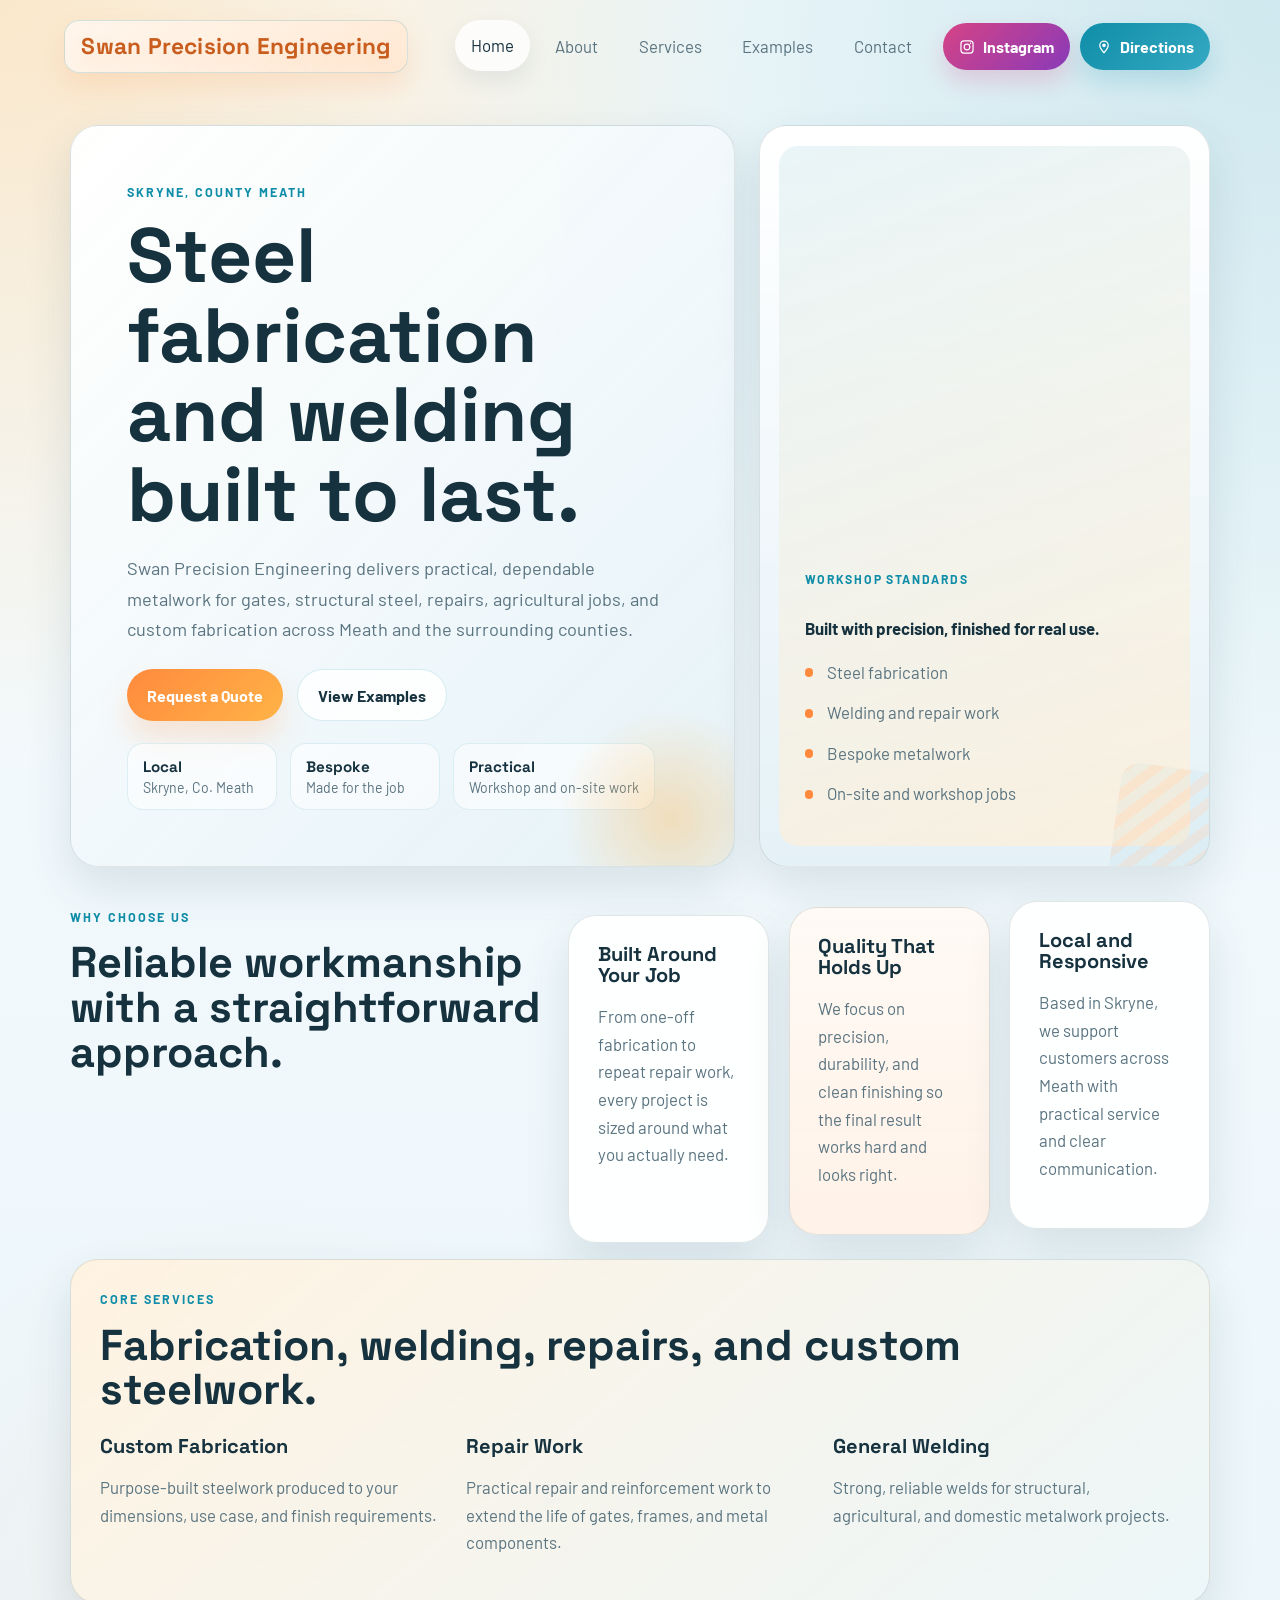
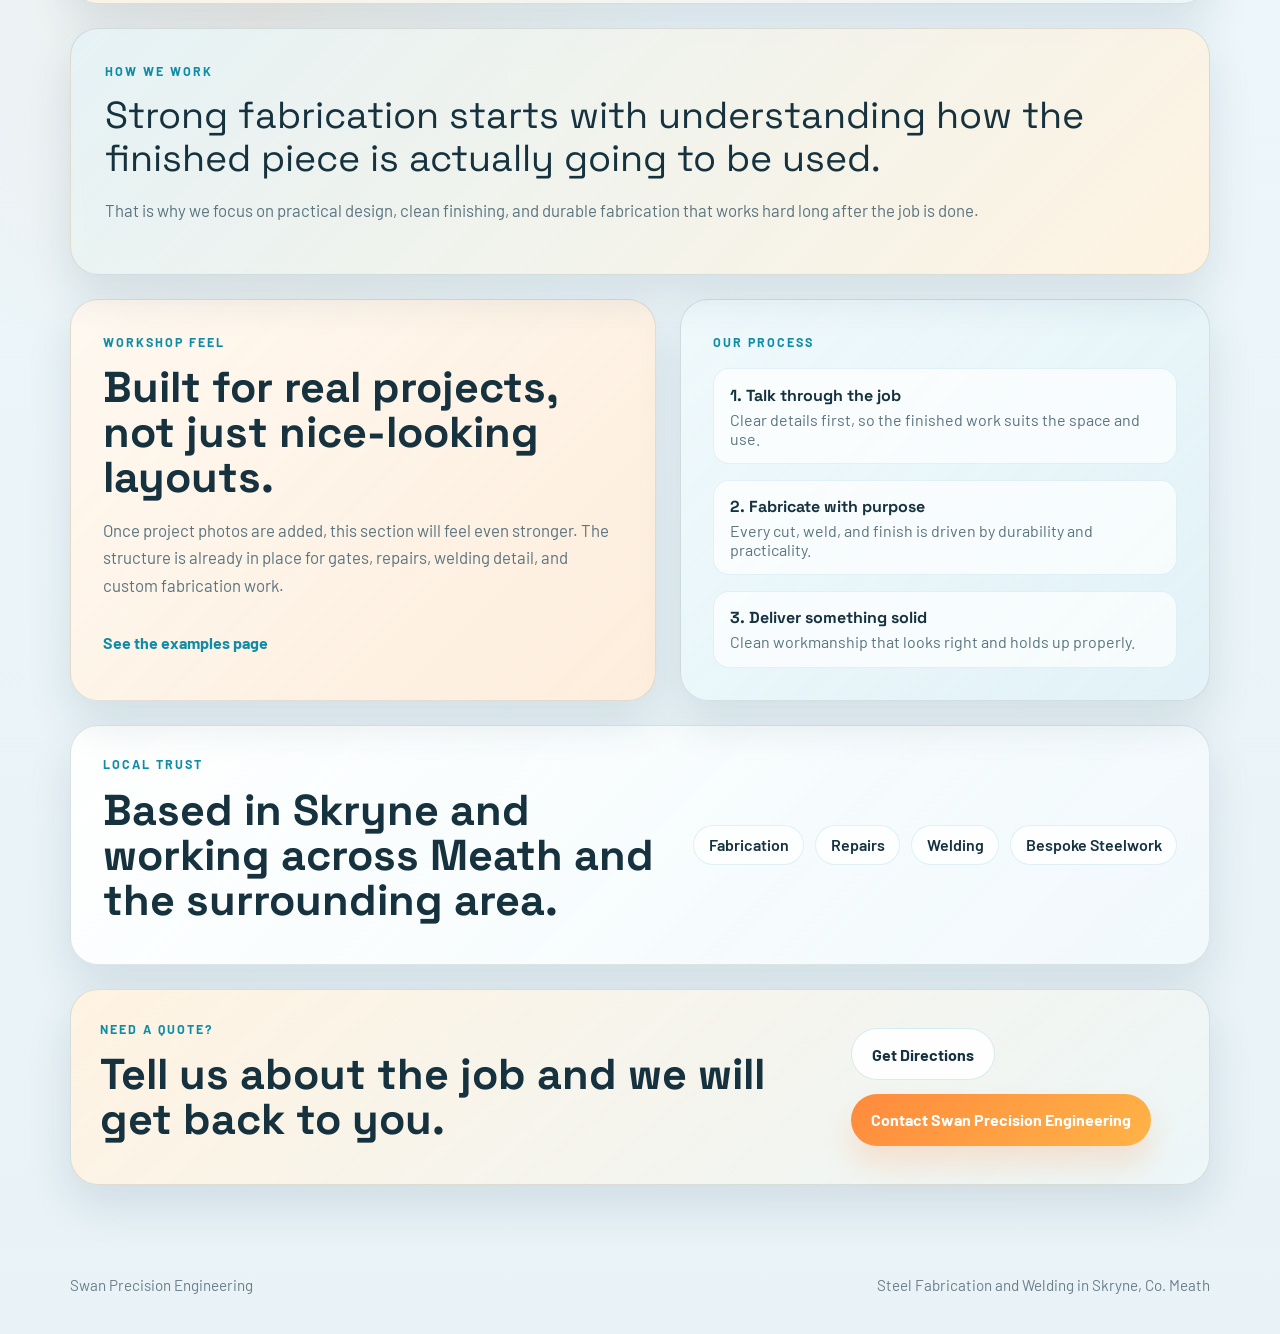
<file: index.html>
<!DOCTYPE html>
<html lang="en">
<head>
  <meta charset="UTF-8">
  <meta name="viewport" content="width=device-width, initial-scale=1.0">
  <meta name="description" content="Swan Precision Engineering provides welding, steel fabrication, repairs, and bespoke metalwork from Skryne, County Meath.">
  <title>Swan Precision Engineering | Steel Fabrication & Welding</title>
  <link rel="preconnect" href="https://fonts.googleapis.com">
  <link rel="preconnect" href="https://fonts.gstatic.com" crossorigin>
  <link href="https://fonts.googleapis.com/css2?family=Barlow:wght@400;500;600;700;800&family=Space+Grotesk:wght@500;700&display=swap" rel="stylesheet">
  <link rel="stylesheet" href="style.css">
</head>
<body>
  <div class="site-shell">
    <nav class="site-nav">
      <a class="brand" href="index.html">
        <span class="brand-nameplate">Swan Precision Engineering</span>
      </a>

      <div class="nav-group">
        <ul class="nav-links">
          <li><a class="is-active" href="index.html">Home</a></li>
          <li><a href="about.html">About</a></li>
          <li><a href="services.html">Services</a></li>
          <li class="nav-dropdown">
            <a href="examples.html">Examples</a>
            <div class="dropdown-menu">
              <a href="examples.html">All Examples</a>
              <a href="gates.html">Gates</a>
              <a href="stairs.html">Stairs</a>
              <a href="welding.html">Welding</a>
              <a href="repairs.html">Repairs</a>
              <a href="structural-steel.html">Structural Steel</a>
            </div>
          </li>
          <li><a href="contact.html">Contact</a></li>
        </ul>

        <div class="nav-actions">
          <a class="nav-cta" href="https://www.instagram.com/swanprecisionengineering/" target="_blank" rel="noopener noreferrer"><span class="nav-cta-icon" aria-hidden="true"><svg viewBox="0 0 24 24" focusable="false"><path d="M7.5 2h9A5.5 5.5 0 0 1 22 7.5v9a5.5 5.5 0 0 1-5.5 5.5h-9A5.5 5.5 0 0 1 2 16.5v-9A5.5 5.5 0 0 1 7.5 2zm0 1.8A3.7 3.7 0 0 0 3.8 7.5v9a3.7 3.7 0 0 0 3.7 3.7h9a3.7 3.7 0 0 0 3.7-3.7v-9a3.7 3.7 0 0 0-3.7-3.7zm9.7 1.35a1.15 1.15 0 1 1 0 2.3 1.15 1.15 0 0 1 0-2.3zM12 6.85A5.15 5.15 0 1 1 6.85 12 5.16 5.16 0 0 1 12 6.85zm0 1.8A3.35 3.35 0 1 0 15.35 12 3.36 3.36 0 0 0 12 8.65z"/></svg></span><span>Instagram</span></a>
          <a class="nav-cta nav-cta-directions" href="https://www.google.com/maps/place/Swan+Precision+Engineering/@53.5850872,-6.5526364,545m/data=!3m1!1e3!4m6!3m5!1s0x4867414d14a48135:0x85400c74e564fc74!8m2!3d53.5850877!4d-6.5506958!16s%2Fg%2F11svxmvms1!5m1!1e2?entry=ttu&g_ep=EgoyMDI2MDQxNS4wIKXMDSoASAFQAw%3D%3D" target="_blank" rel="noopener noreferrer"><span class="nav-cta-icon" aria-hidden="true"><svg viewBox="0 0 24 24" focusable="false"><path d="M12 2.25a7.25 7.25 0 0 1 7.25 7.25c0 4.93-5.56 10.72-6.19 11.36a1.5 1.5 0 0 1-2.12 0C10.31 20.22 4.75 14.43 4.75 9.5A7.25 7.25 0 0 1 12 2.25zm0 1.8A5.46 5.46 0 0 0 6.55 9.5c0 3.39 3.67 7.85 5.45 9.74 1.78-1.89 5.45-6.35 5.45-9.74A5.46 5.46 0 0 0 12 4.05zm0 2.7a2.75 2.75 0 1 1-2.75 2.75A2.75 2.75 0 0 1 12 6.75z"/></svg></span><span>Directions</span></a>
        </div>
      </div>
    </nav>

    <main>
      <section class="hero">
        <div class="hero-copy">
          <p class="eyebrow">Skryne, County Meath</p>
          <h1>Steel fabrication and welding built to last.</h1>
          <p class="hero-text">
            Swan Precision Engineering delivers practical, dependable metalwork for gates,
            structural steel, repairs, agricultural jobs, and custom fabrication across Meath
            and the surrounding counties.
          </p>
          <div class="hero-actions">
            <a class="btn btn-primary" href="contact.html">Request a Quote</a>
            <a class="btn btn-secondary" href="examples.html">View Examples</a>
          </div>

          <div class="stat-row">
            <div class="stat-chip">
              <strong>Local</strong>
              <span>Skryne, Co. Meath</span>
            </div>
            <div class="stat-chip">
              <strong>Bespoke</strong>
              <span>Made for the job</span>
            </div>
            <div class="stat-chip">
              <strong>Practical</strong>
              <span>Workshop and on-site work</span>
            </div>
          </div>
        </div>

        <div class="hero-panel">
          <div class="panel-card">
            <p class="panel-kicker">Workshop Standards</p>
            <p class="panel-label">Built with precision, finished for real use.</p>
            <ul class="check-list">
              <li>Steel fabrication</li>
              <li>Welding and repair work</li>
              <li>Bespoke metalwork</li>
              <li>On-site and workshop jobs</li>
            </ul>
          </div>
        </div>
      </section>

      <section class="section-grid">
        <div>
          <p class="eyebrow">Why Choose Us</p>
          <h2>Reliable workmanship with a straightforward approach.</h2>
        </div>
        <div class="feature-grid">
          <article class="card feature-card">
            <h3>Built Around Your Job</h3>
            <p>From one-off fabrication to repeat repair work, every project is sized around what you actually need.</p>
          </article>
          <article class="card feature-card">
            <h3>Quality That Holds Up</h3>
            <p>We focus on precision, durability, and clean finishing so the final result works hard and looks right.</p>
          </article>
          <article class="card feature-card">
            <h3>Local and Responsive</h3>
            <p>Based in Skryne, we support customers across Meath with practical service and clear communication.</p>
          </article>
        </div>
      </section>

      <section class="highlight-band">
        <div>
          <p class="eyebrow">Core Services</p>
          <h2>Fabrication, welding, repairs, and custom steelwork.</h2>
        </div>
        <div class="service-snapshot">
          <article>
            <h3>Custom Fabrication</h3>
            <p>Purpose-built steelwork produced to your dimensions, use case, and finish requirements.</p>
          </article>
          <article>
            <h3>Repair Work</h3>
            <p>Practical repair and reinforcement work to extend the life of gates, frames, and metal components.</p>
          </article>
          <article>
            <h3>General Welding</h3>
            <p>Strong, reliable welds for structural, agricultural, and domestic metalwork projects.</p>
          </article>
        </div>
      </section>

      <section class="quote-strip">
        <p class="eyebrow">How We Work</p>
        <blockquote>
          Strong fabrication starts with understanding how the finished piece is actually going to be used.
        </blockquote>
        <p>
          That is why we focus on practical design, clean finishing, and durable fabrication that works hard long after the job is done.
        </p>
      </section>

      <section class="workshop-grid">
        <article class="workshop-card">
          <p class="eyebrow">Workshop Feel</p>
          <h2>Built for real projects, not just nice-looking layouts.</h2>
          <p>
            Once project photos are added, this section will feel even stronger. The structure is already in
            place for gates, repairs, welding detail, and custom fabrication work.
          </p>
          <a class="text-link" href="examples.html">See the examples page</a>
        </article>

        <article class="process-card">
          <p class="eyebrow">Our Process</p>
          <div class="process-list">
            <div>
              <strong>1. Talk through the job</strong>
              <span>Clear details first, so the finished work suits the space and use.</span>
            </div>
            <div>
              <strong>2. Fabricate with purpose</strong>
              <span>Every cut, weld, and finish is driven by durability and practicality.</span>
            </div>
            <div>
              <strong>3. Deliver something solid</strong>
              <span>Clean workmanship that looks right and holds up properly.</span>
            </div>
          </div>
        </article>
      </section>

      <section class="local-strip">
        <div>
          <p class="eyebrow">Local Trust</p>
          <h2>Based in Skryne and working across Meath and the surrounding area.</h2>
        </div>
        <div class="local-points">
          <span>Fabrication</span>
          <span>Repairs</span>
          <span>Welding</span>
          <span>Bespoke Steelwork</span>
        </div>
      </section>

      <section class="cta-strip">
        <div>
          <p class="eyebrow">Need a Quote?</p>
          <h2>Tell us about the job and we will get back to you.</h2>
        </div>
        <div class="cta-actions">
          <a class="btn btn-secondary" href="https://www.google.com/maps/place/Swan+Precision+Engineering/@53.5850872,-6.5526364,545m/data=!3m1!1e3!4m6!3m5!1s0x4867414d14a48135:0x85400c74e564fc74!8m2!3d53.5850877!4d-6.5506958!16s%2Fg%2F11svxmvms1!5m1!1e2?entry=ttu&g_ep=EgoyMDI2MDQxNS4wIKXMDSoASAFQAw%3D%3D" target="_blank" rel="noopener noreferrer">Get Directions</a>
          <a class="btn btn-primary" href="contact.html">Contact Swan Precision Engineering</a>
        </div>
      </section>
    </main>

    <footer class="site-footer">
      <p>Swan Precision Engineering</p>
      <p>Steel Fabrication and Welding in Skryne, Co. Meath</p>
    </footer>
  </div>
</body>
</html>
</file>
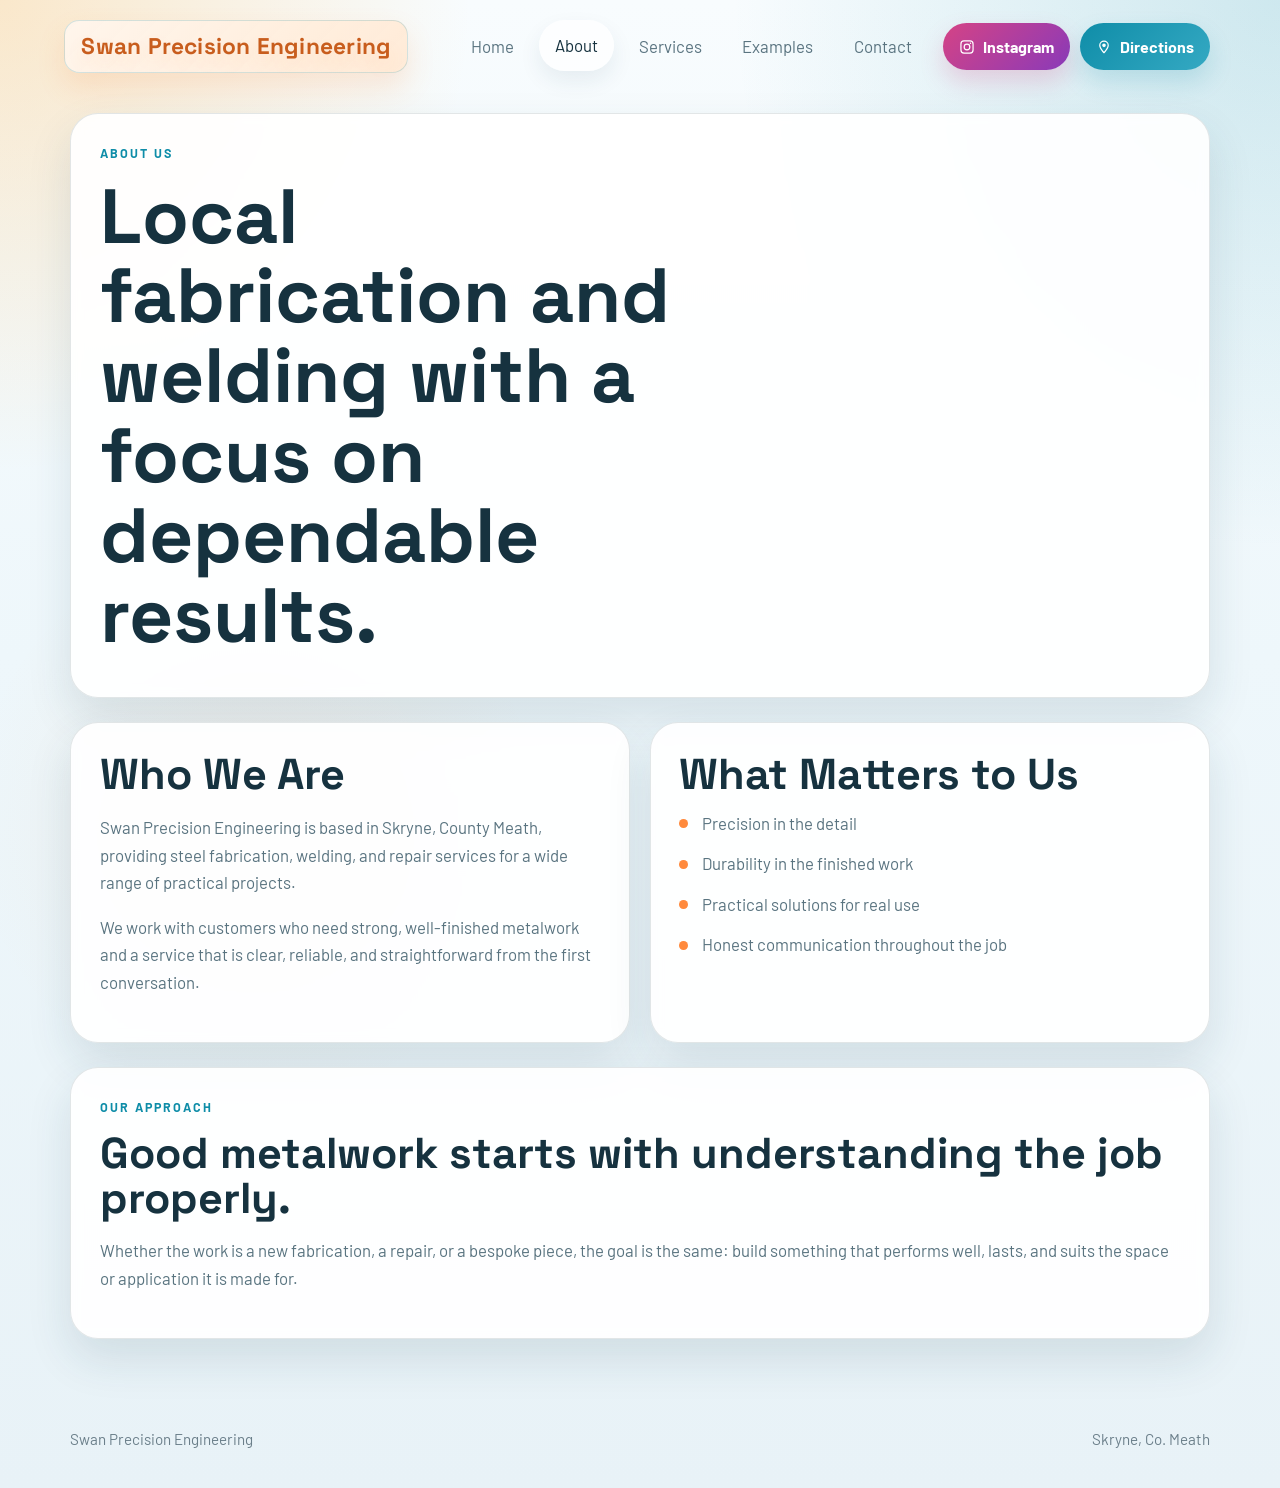
<file: about.html>
<!DOCTYPE html>
<html lang="en">
<head>
  <meta charset="UTF-8">
  <meta name="viewport" content="width=device-width, initial-scale=1.0">
  <meta name="description" content="Learn more about Swan Precision Engineering, a Skryne-based welding and steel fabrication business serving County Meath and surrounding areas.">
  <title>About | Swan Precision Engineering</title>
  <link rel="preconnect" href="https://fonts.googleapis.com">
  <link rel="preconnect" href="https://fonts.gstatic.com" crossorigin>
  <link href="https://fonts.googleapis.com/css2?family=Barlow:wght@400;500;600;700;800&family=Space+Grotesk:wght@500;700&display=swap" rel="stylesheet">
  <link rel="stylesheet" href="style.css">
</head>
<body>
  <div class="site-shell">
    <nav class="site-nav">
      <a class="brand" href="index.html">
        <span class="brand-nameplate">Swan Precision Engineering</span>
      </a>

      <div class="nav-group">
        <ul class="nav-links">
          <li><a href="index.html">Home</a></li>
          <li><a class="is-active" href="about.html">About</a></li>
          <li><a href="services.html">Services</a></li>
          <li class="nav-dropdown">
            <a href="examples.html">Examples</a>
            <div class="dropdown-menu">
              <a href="examples.html">All Examples</a>
              <a href="gates.html">Gates</a>
              <a href="stairs.html">Stairs</a>
              <a href="welding.html">Welding</a>
              <a href="repairs.html">Repairs</a>
              <a href="structural-steel.html">Structural Steel</a>
            </div>
          </li>
          <li><a href="contact.html">Contact</a></li>
        </ul>

        <div class="nav-actions">
          <a class="nav-cta" href="https://www.instagram.com/swanprecisionengineering/" target="_blank" rel="noopener noreferrer"><span class="nav-cta-icon" aria-hidden="true"><svg viewBox="0 0 24 24" focusable="false"><path d="M7.5 2h9A5.5 5.5 0 0 1 22 7.5v9a5.5 5.5 0 0 1-5.5 5.5h-9A5.5 5.5 0 0 1 2 16.5v-9A5.5 5.5 0 0 1 7.5 2zm0 1.8A3.7 3.7 0 0 0 3.8 7.5v9a3.7 3.7 0 0 0 3.7 3.7h9a3.7 3.7 0 0 0 3.7-3.7v-9a3.7 3.7 0 0 0-3.7-3.7zm9.7 1.35a1.15 1.15 0 1 1 0 2.3 1.15 1.15 0 0 1 0-2.3zM12 6.85A5.15 5.15 0 1 1 6.85 12 5.16 5.16 0 0 1 12 6.85zm0 1.8A3.35 3.35 0 1 0 15.35 12 3.36 3.36 0 0 0 12 8.65z"/></svg></span><span>Instagram</span></a>
          <a class="nav-cta nav-cta-directions" href="https://www.google.com/maps/place/Swan+Precision+Engineering/@53.5850872,-6.5526364,545m/data=!3m1!1e3!4m6!3m5!1s0x4867414d14a48135:0x85400c74e564fc74!8m2!3d53.5850877!4d-6.5506958!16s%2Fg%2F11svxmvms1!5m1!1e2?entry=ttu&g_ep=EgoyMDI2MDQxNS4wIKXMDSoASAFQAw%3D%3D" target="_blank" rel="noopener noreferrer"><span class="nav-cta-icon" aria-hidden="true"><svg viewBox="0 0 24 24" focusable="false"><path d="M12 2.25a7.25 7.25 0 0 1 7.25 7.25c0 4.93-5.56 10.72-6.19 11.36a1.5 1.5 0 0 1-2.12 0C10.31 20.22 4.75 14.43 4.75 9.5A7.25 7.25 0 0 1 12 2.25zm0 1.8A5.46 5.46 0 0 0 6.55 9.5c0 3.39 3.67 7.85 5.45 9.74 1.78-1.89 5.45-6.35 5.45-9.74A5.46 5.46 0 0 0 12 4.05zm0 2.7a2.75 2.75 0 1 1-2.75 2.75A2.75 2.75 0 0 1 12 6.75z"/></svg></span><span>Directions</span></a>
        </div>
      </div>
    </nav>

    <main class="inner-page">
      <section class="page-intro">
        <p class="eyebrow">About Us</p>
        <h1>Local fabrication and welding with a focus on dependable results.</h1>
      </section>

      <section class="split-panel">
        <article class="card">
          <h2>Who We Are</h2>
          <p>
            Swan Precision Engineering is based in Skryne, County Meath, providing steel
            fabrication, welding, and repair services for a wide range of practical projects.
          </p>
          <p>
            We work with customers who need strong, well-finished metalwork and a service that
            is clear, reliable, and straightforward from the first conversation.
          </p>
        </article>

        <article class="card">
          <h2>What Matters to Us</h2>
          <ul class="check-list">
            <li>Precision in the detail</li>
            <li>Durability in the finished work</li>
            <li>Practical solutions for real use</li>
            <li>Honest communication throughout the job</li>
          </ul>
        </article>
      </section>

      <section class="story-block">
        <p class="eyebrow">Our Approach</p>
        <h2>Good metalwork starts with understanding the job properly.</h2>
        <p>
          Whether the work is a new fabrication, a repair, or a bespoke piece, the goal is the same:
          build something that performs well, lasts, and suits the space or application it is made for.
        </p>
      </section>
    </main>

    <footer class="site-footer">
      <p>Swan Precision Engineering</p>
      <p>Skryne, Co. Meath</p>
    </footer>
  </div>
</body>
</html>
</file>
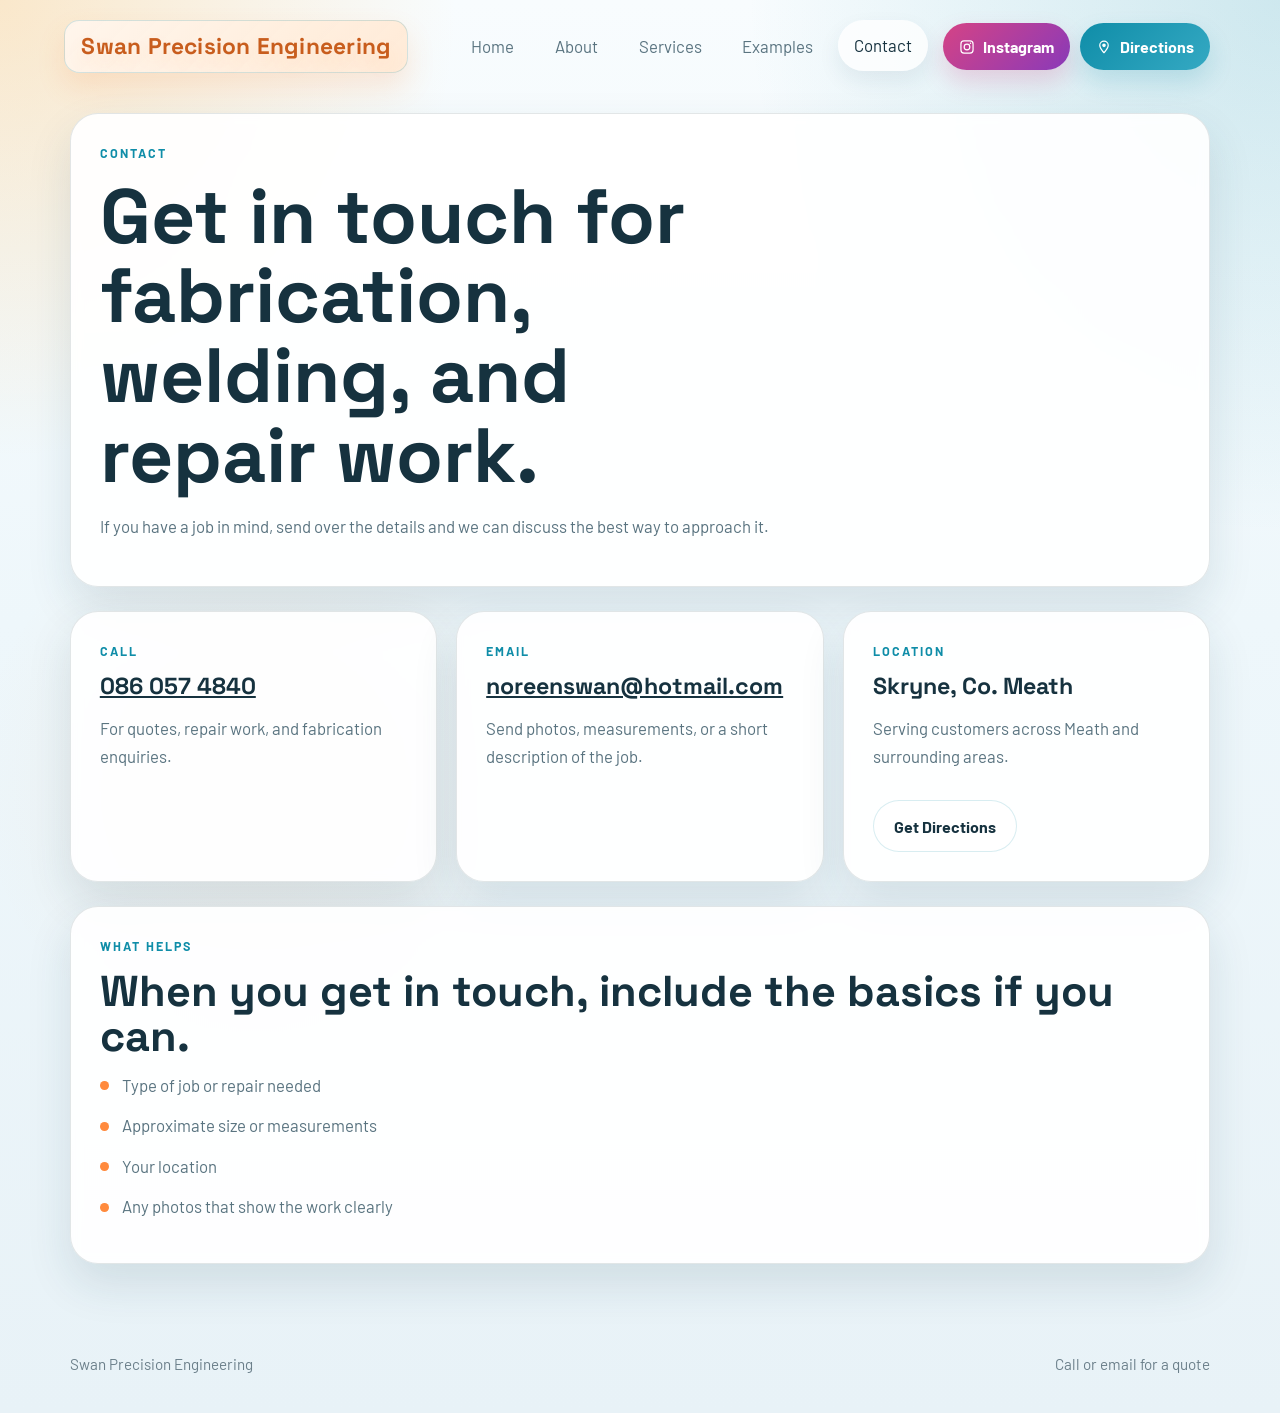
<file: contact.html>
<!DOCTYPE html>
<html lang="en">
<head>
  <meta charset="UTF-8">
  <meta name="viewport" content="width=device-width, initial-scale=1.0">
  <meta name="description" content="Contact Swan Precision Engineering in Skryne, County Meath for welding, steel fabrication, and metalwork quotations.">
  <title>Contact | Swan Precision Engineering</title>
  <link rel="preconnect" href="https://fonts.googleapis.com">
  <link rel="preconnect" href="https://fonts.gstatic.com" crossorigin>
  <link href="https://fonts.googleapis.com/css2?family=Barlow:wght@400;500;600;700;800&family=Space+Grotesk:wght@500;700&display=swap" rel="stylesheet">
  <link rel="stylesheet" href="style.css">
</head>
<body>
  <div class="site-shell">
    <nav class="site-nav">
      <a class="brand" href="index.html">
        <span class="brand-nameplate">Swan Precision Engineering</span>
      </a>

      <div class="nav-group">
        <ul class="nav-links">
          <li><a href="index.html">Home</a></li>
          <li><a href="about.html">About</a></li>
          <li><a href="services.html">Services</a></li>
          <li class="nav-dropdown">
            <a href="examples.html">Examples</a>
            <div class="dropdown-menu">
              <a href="examples.html">All Examples</a>
              <a href="gates.html">Gates</a>
              <a href="stairs.html">Stairs</a>
              <a href="welding.html">Welding</a>
              <a href="repairs.html">Repairs</a>
              <a href="structural-steel.html">Structural Steel</a>
            </div>
          </li>
          <li><a class="is-active" href="contact.html">Contact</a></li>
        </ul>

        <div class="nav-actions">
          <a class="nav-cta" href="https://www.instagram.com/swanprecisionengineering/" target="_blank" rel="noopener noreferrer"><span class="nav-cta-icon" aria-hidden="true"><svg viewBox="0 0 24 24" focusable="false"><path d="M7.5 2h9A5.5 5.5 0 0 1 22 7.5v9a5.5 5.5 0 0 1-5.5 5.5h-9A5.5 5.5 0 0 1 2 16.5v-9A5.5 5.5 0 0 1 7.5 2zm0 1.8A3.7 3.7 0 0 0 3.8 7.5v9a3.7 3.7 0 0 0 3.7 3.7h9a3.7 3.7 0 0 0 3.7-3.7v-9a3.7 3.7 0 0 0-3.7-3.7zm9.7 1.35a1.15 1.15 0 1 1 0 2.3 1.15 1.15 0 0 1 0-2.3zM12 6.85A5.15 5.15 0 1 1 6.85 12 5.16 5.16 0 0 1 12 6.85zm0 1.8A3.35 3.35 0 1 0 15.35 12 3.36 3.36 0 0 0 12 8.65z"/></svg></span><span>Instagram</span></a>
          <a class="nav-cta nav-cta-directions" href="https://www.google.com/maps/place/Swan+Precision+Engineering/@53.5850872,-6.5526364,545m/data=!3m1!1e3!4m6!3m5!1s0x4867414d14a48135:0x85400c74e564fc74!8m2!3d53.5850877!4d-6.5506958!16s%2Fg%2F11svxmvms1!5m1!1e2?entry=ttu&g_ep=EgoyMDI2MDQxNS4wIKXMDSoASAFQAw%3D%3D" target="_blank" rel="noopener noreferrer"><span class="nav-cta-icon" aria-hidden="true"><svg viewBox="0 0 24 24" focusable="false"><path d="M12 2.25a7.25 7.25 0 0 1 7.25 7.25c0 4.93-5.56 10.72-6.19 11.36a1.5 1.5 0 0 1-2.12 0C10.31 20.22 4.75 14.43 4.75 9.5A7.25 7.25 0 0 1 12 2.25zm0 1.8A5.46 5.46 0 0 0 6.55 9.5c0 3.39 3.67 7.85 5.45 9.74 1.78-1.89 5.45-6.35 5.45-9.74A5.46 5.46 0 0 0 12 4.05zm0 2.7a2.75 2.75 0 1 1-2.75 2.75A2.75 2.75 0 0 1 12 6.75z"/></svg></span><span>Directions</span></a>
        </div>
      </div>
    </nav>

    <main class="inner-page">
      <section class="page-intro">
        <p class="eyebrow">Contact</p>
        <h1>Get in touch for fabrication, welding, and repair work.</h1>
        <p>
          If you have a job in mind, send over the details and we can discuss the best way to approach it.
        </p>
      </section>

      <section class="contact-layout">
        <article class="card contact-card">
          <p class="eyebrow">Call</p>
          <h2><a href="tel:0860574840">086 057 4840</a></h2>
          <p>For quotes, repair work, and fabrication enquiries.</p>
        </article>

        <article class="card contact-card">
          <p class="eyebrow">Email</p>
          <h2><a href="mailto:noreenswan@hotmail.com">noreenswan@hotmail.com</a></h2>
          <p>Send photos, measurements, or a short description of the job.</p>
        </article>

        <article class="card contact-card">
          <p class="eyebrow">Location</p>
          <h2>Skryne, Co. Meath</h2>
          <p>Serving customers across Meath and surrounding areas.</p>
          <a class="btn btn-secondary contact-button" href="https://www.google.com/maps/place/Swan+Precision+Engineering/@53.5850872,-6.5526364,545m/data=!3m1!1e3!4m6!3m5!1s0x4867414d14a48135:0x85400c74e564fc74!8m2!3d53.5850877!4d-6.5506958!16s%2Fg%2F11svxmvms1!5m1!1e2?entry=ttu&g_ep=EgoyMDI2MDQxNS4wIKXMDSoASAFQAw%3D%3D" target="_blank" rel="noopener noreferrer">Get Directions</a>
        </article>
      </section>

      <section class="story-block">
        <p class="eyebrow">What Helps</p>
        <h2>When you get in touch, include the basics if you can.</h2>
        <ul class="check-list">
          <li>Type of job or repair needed</li>
          <li>Approximate size or measurements</li>
          <li>Your location</li>
          <li>Any photos that show the work clearly</li>
        </ul>
      </section>
    </main>

    <footer class="site-footer">
      <p>Swan Precision Engineering</p>
      <p>Call or email for a quote</p>
    </footer>
  </div>
</body>
</html>
</file>
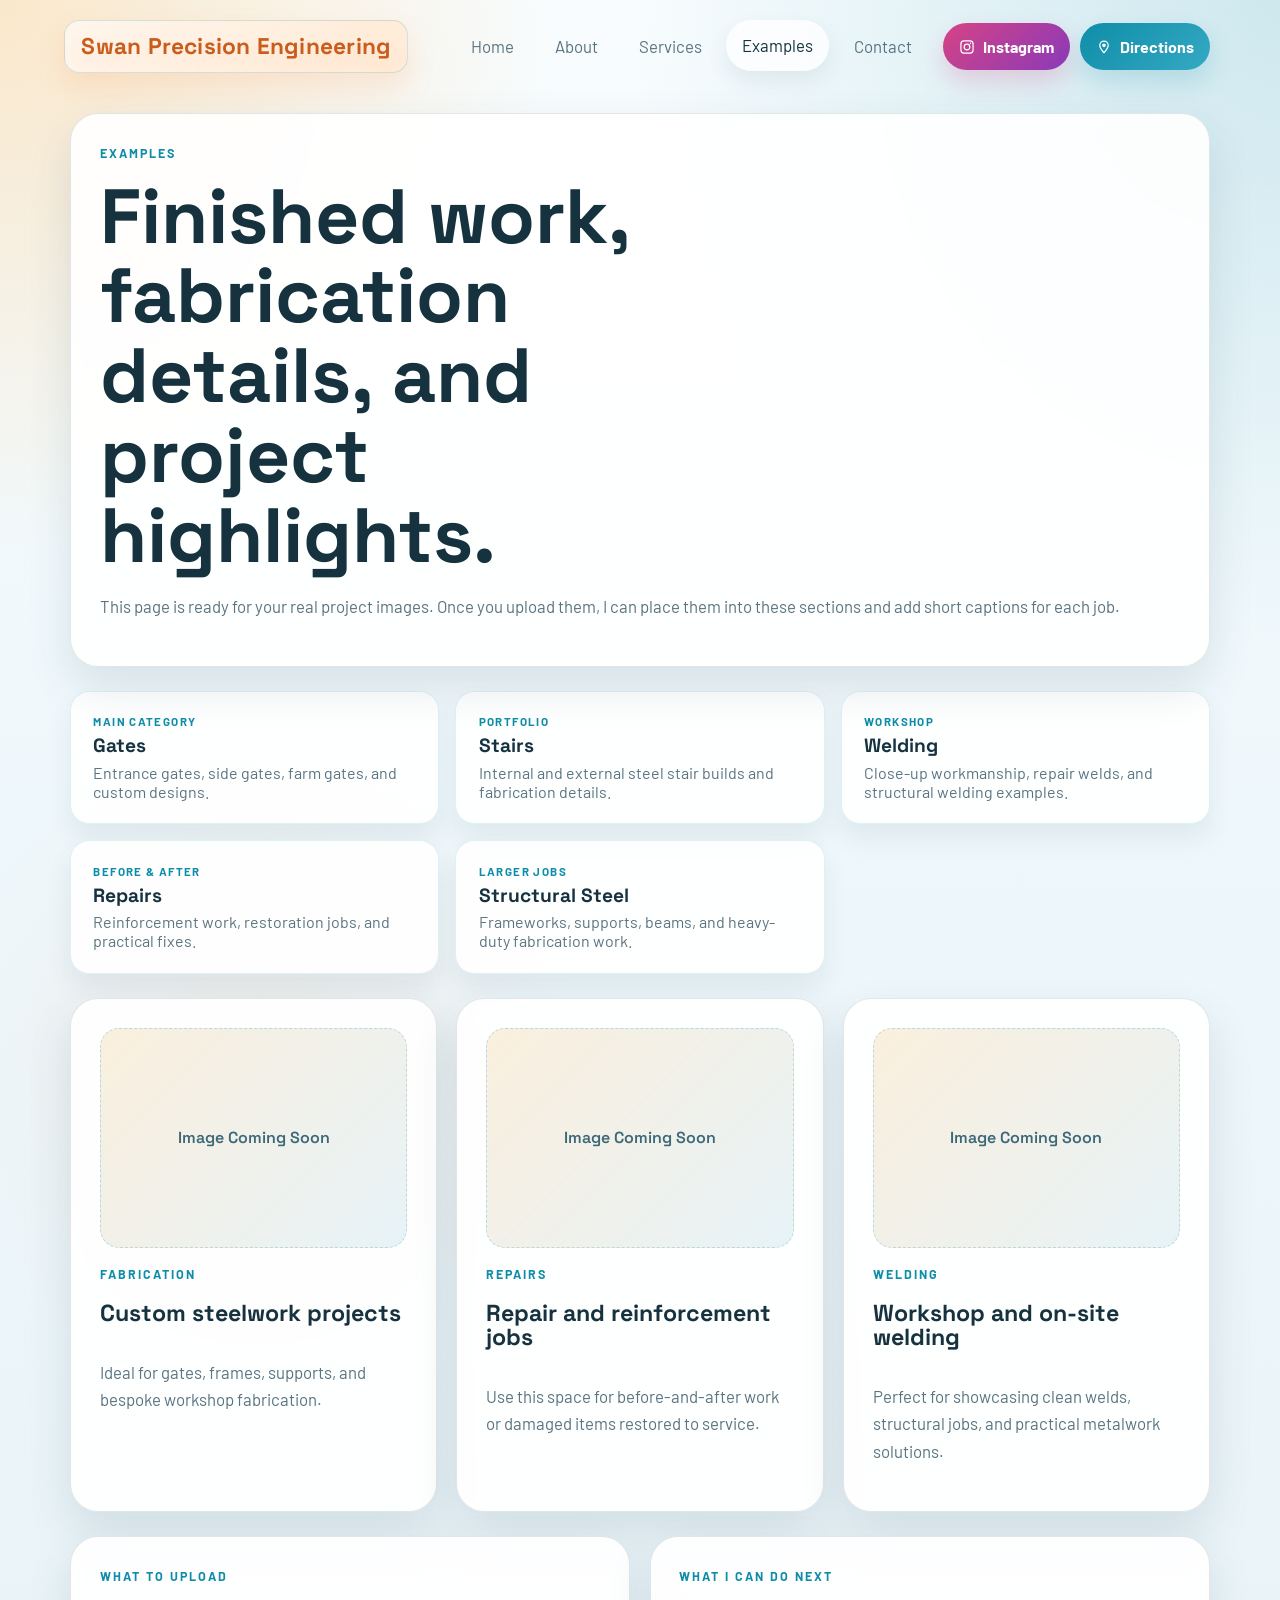
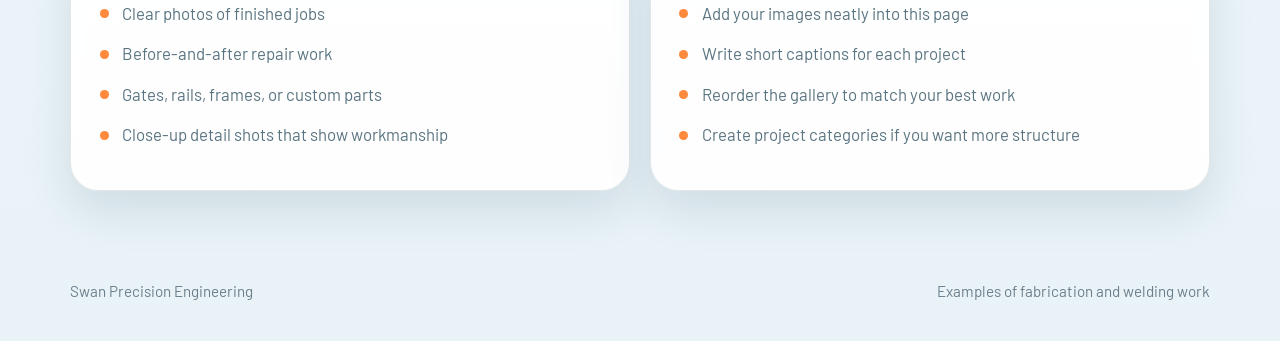
<file: examples.html>
<!DOCTYPE html>
<html lang="en">
<head>
  <meta charset="UTF-8">
  <meta name="viewport" content="width=device-width, initial-scale=1.0">
  <meta name="description" content="Examples of fabrication, welding, repair, and bespoke steelwork from Swan Precision Engineering in Skryne, County Meath.">
  <title>Examples | Swan Precision Engineering</title>
  <link rel="preconnect" href="https://fonts.googleapis.com">
  <link rel="preconnect" href="https://fonts.gstatic.com" crossorigin>
  <link href="https://fonts.googleapis.com/css2?family=Barlow:wght@400;500;600;700;800&family=Space+Grotesk:wght@500;700&display=swap" rel="stylesheet">
  <link rel="stylesheet" href="style.css">
</head>
<body>
  <div class="site-shell">
    <nav class="site-nav">
      <a class="brand" href="index.html">
        <span class="brand-nameplate">Swan Precision Engineering</span>
      </a>

      <div class="nav-group">
        <ul class="nav-links">
          <li><a href="index.html">Home</a></li>
          <li><a href="about.html">About</a></li>
          <li><a href="services.html">Services</a></li>
          <li class="nav-dropdown">
            <a class="is-active" href="examples.html">Examples</a>
            <div class="dropdown-menu">
              <a class="is-active" href="examples.html">All Examples</a>
              <a href="gates.html">Gates</a>
              <a href="stairs.html">Stairs</a>
              <a href="welding.html">Welding</a>
              <a href="repairs.html">Repairs</a>
              <a href="structural-steel.html">Structural Steel</a>
            </div>
          </li>
          <li><a href="contact.html">Contact</a></li>
        </ul>

        <div class="nav-actions">
          <a class="nav-cta" href="https://www.instagram.com/swanprecisionengineering/" target="_blank" rel="noopener noreferrer"><span class="nav-cta-icon" aria-hidden="true"><svg viewBox="0 0 24 24" focusable="false"><path d="M7.5 2h9A5.5 5.5 0 0 1 22 7.5v9a5.5 5.5 0 0 1-5.5 5.5h-9A5.5 5.5 0 0 1 2 16.5v-9A5.5 5.5 0 0 1 7.5 2zm0 1.8A3.7 3.7 0 0 0 3.8 7.5v9a3.7 3.7 0 0 0 3.7 3.7h9a3.7 3.7 0 0 0 3.7-3.7v-9a3.7 3.7 0 0 0-3.7-3.7zm9.7 1.35a1.15 1.15 0 1 1 0 2.3 1.15 1.15 0 0 1 0-2.3zM12 6.85A5.15 5.15 0 1 1 6.85 12 5.16 5.16 0 0 1 12 6.85zm0 1.8A3.35 3.35 0 1 0 15.35 12 3.36 3.36 0 0 0 12 8.65z"/></svg></span><span>Instagram</span></a>
          <a class="nav-cta nav-cta-directions" href="https://www.google.com/maps/place/Swan+Precision+Engineering/@53.5850872,-6.5526364,545m/data=!3m1!1e3!4m6!3m5!1s0x4867414d14a48135:0x85400c74e564fc74!8m2!3d53.5850877!4d-6.5506958!16s%2Fg%2F11svxmvms1!5m1!1e2?entry=ttu&g_ep=EgoyMDI2MDQxNS4wIKXMDSoASAFQAw%3D%3D" target="_blank" rel="noopener noreferrer"><span class="nav-cta-icon" aria-hidden="true"><svg viewBox="0 0 24 24" focusable="false"><path d="M12 2.25a7.25 7.25 0 0 1 7.25 7.25c0 4.93-5.56 10.72-6.19 11.36a1.5 1.5 0 0 1-2.12 0C10.31 20.22 4.75 14.43 4.75 9.5A7.25 7.25 0 0 1 12 2.25zm0 1.8A5.46 5.46 0 0 0 6.55 9.5c0 3.39 3.67 7.85 5.45 9.74 1.78-1.89 5.45-6.35 5.45-9.74A5.46 5.46 0 0 0 12 4.05zm0 2.7a2.75 2.75 0 1 1-2.75 2.75A2.75 2.75 0 0 1 12 6.75z"/></svg></span><span>Directions</span></a>
        </div>
      </div>
    </nav>

    <main class="inner-page">
      <section class="page-intro">
        <p class="eyebrow">Examples</p>
        <h1>Finished work, fabrication details, and project highlights.</h1>
        <p>
          This page is ready for your real project images. Once you upload them, I can place them
          into these sections and add short captions for each job.
        </p>
      </section>

      <section class="category-grid">
        <a class="category-link" href="gates.html">
          <span class="category-label">Main Category</span>
          <strong>Gates</strong>
          <span>Entrance gates, side gates, farm gates, and custom designs.</span>
        </a>
        <a class="category-link" href="stairs.html">
          <span class="category-label">Portfolio</span>
          <strong>Stairs</strong>
          <span>Internal and external steel stair builds and fabrication details.</span>
        </a>
        <a class="category-link" href="welding.html">
          <span class="category-label">Workshop</span>
          <strong>Welding</strong>
          <span>Close-up workmanship, repair welds, and structural welding examples.</span>
        </a>
        <a class="category-link" href="repairs.html">
          <span class="category-label">Before & After</span>
          <strong>Repairs</strong>
          <span>Reinforcement work, restoration jobs, and practical fixes.</span>
        </a>
        <a class="category-link" href="structural-steel.html">
          <span class="category-label">Larger Jobs</span>
          <strong>Structural Steel</strong>
          <span>Frameworks, supports, beams, and heavy-duty fabrication work.</span>
        </a>
      </section>

      <section class="gallery-grid">
        <article class="gallery-card">
          <div class="gallery-placeholder">Image Coming Soon</div>
          <div class="gallery-copy">
            <p class="eyebrow">Fabrication</p>
            <h2>Custom steelwork projects</h2>
            <p>Ideal for gates, frames, supports, and bespoke workshop fabrication.</p>
          </div>
        </article>

        <article class="gallery-card">
          <div class="gallery-placeholder">Image Coming Soon</div>
          <div class="gallery-copy">
            <p class="eyebrow">Repairs</p>
            <h2>Repair and reinforcement jobs</h2>
            <p>Use this space for before-and-after work or damaged items restored to service.</p>
          </div>
        </article>

        <article class="gallery-card">
          <div class="gallery-placeholder">Image Coming Soon</div>
          <div class="gallery-copy">
            <p class="eyebrow">Welding</p>
            <h2>Workshop and on-site welding</h2>
            <p>Perfect for showcasing clean welds, structural jobs, and practical metalwork solutions.</p>
          </div>
        </article>
      </section>

      <section class="split-panel">
        <div class="card">
          <p class="eyebrow">What To Upload</p>
          <ul class="check-list">
            <li>Clear photos of finished jobs</li>
            <li>Before-and-after repair work</li>
            <li>Gates, rails, frames, or custom parts</li>
            <li>Close-up detail shots that show workmanship</li>
          </ul>
        </div>

        <div class="card">
          <p class="eyebrow">What I Can Do Next</p>
          <ul class="check-list">
            <li>Add your images neatly into this page</li>
            <li>Write short captions for each project</li>
            <li>Reorder the gallery to match your best work</li>
            <li>Create project categories if you want more structure</li>
          </ul>
        </div>
      </section>
    </main>

    <footer class="site-footer">
      <p>Swan Precision Engineering</p>
      <p>Examples of fabrication and welding work</p>
    </footer>
  </div>
</body>
</html>
</file>
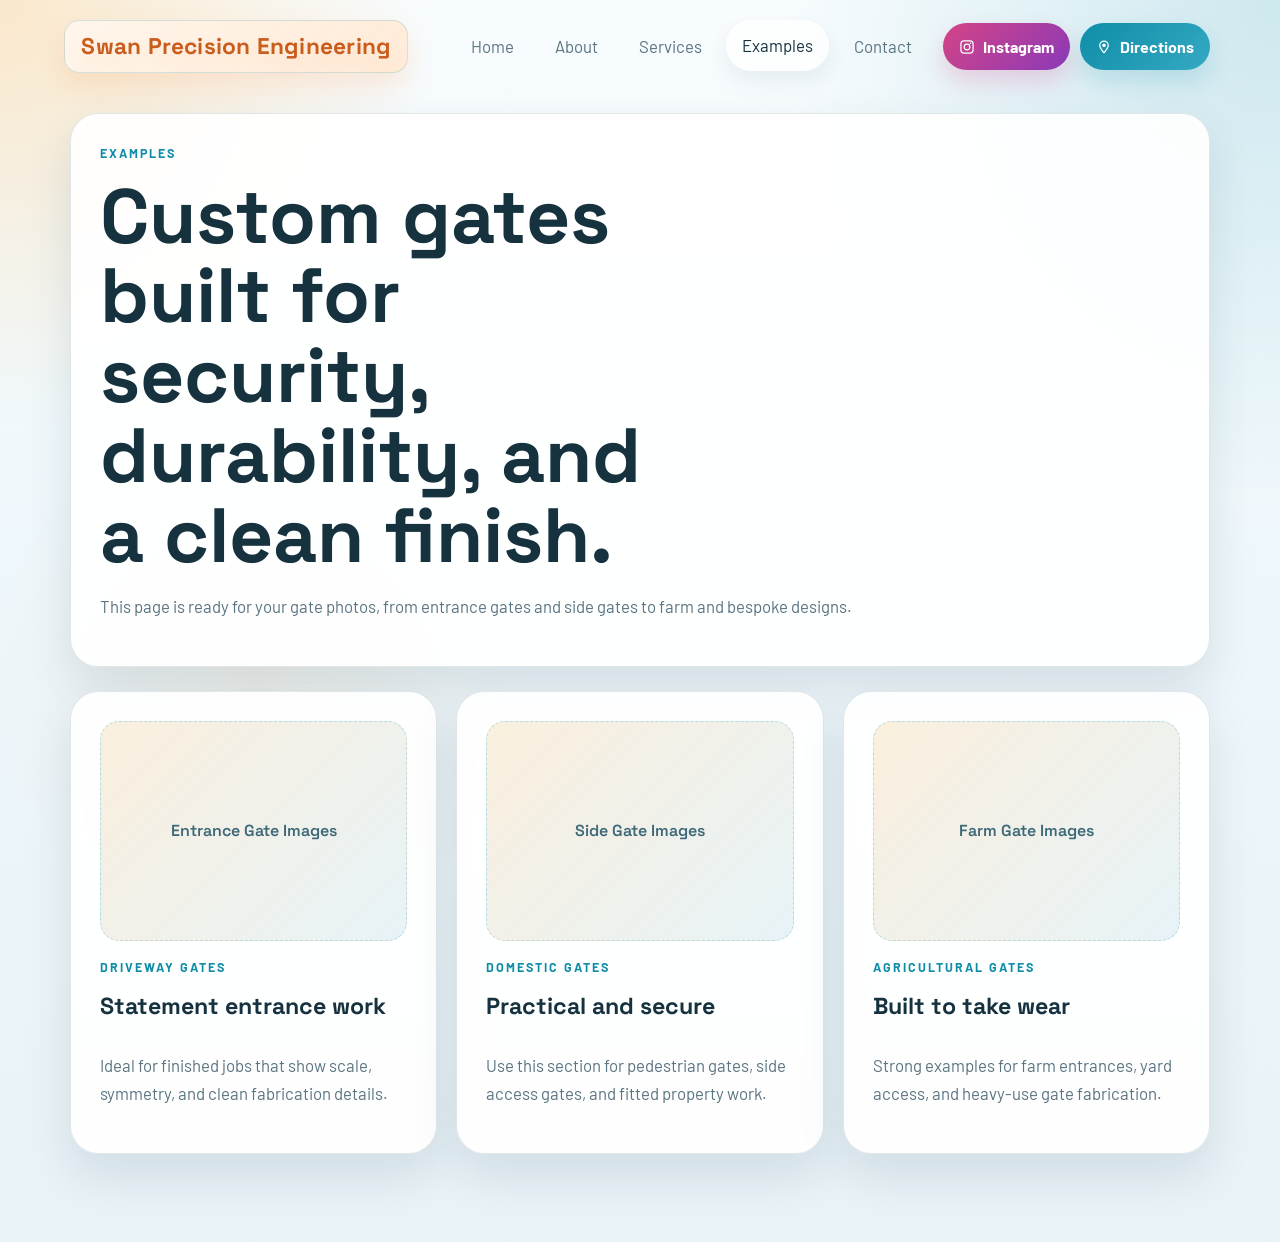
<file: gates.html>
<!DOCTYPE html>
<html lang="en">
<head>
  <meta charset="UTF-8">
  <meta name="viewport" content="width=device-width, initial-scale=1.0">
  <meta name="description" content="Examples of gates designed and fabricated by Swan Precision Engineering in Skryne, County Meath.">
  <title>Gates | Swan Precision Engineering</title>
  <link rel="preconnect" href="https://fonts.googleapis.com">
  <link rel="preconnect" href="https://fonts.gstatic.com" crossorigin>
  <link href="https://fonts.googleapis.com/css2?family=Barlow:wght@400;500;600;700;800&family=Space+Grotesk:wght@500;700&display=swap" rel="stylesheet">
  <link rel="stylesheet" href="style.css">
</head>
<body>
  <div class="site-shell">
    <nav class="site-nav">
      <a class="brand" href="index.html">
        <span class="brand-nameplate">Swan Precision Engineering</span>
      </a>
      <div class="nav-group">
        <ul class="nav-links">
          <li><a href="index.html">Home</a></li>
          <li><a href="about.html">About</a></li>
          <li><a href="services.html">Services</a></li>
          <li class="nav-dropdown">
            <a class="is-active" href="examples.html">Examples</a>
            <div class="dropdown-menu">
              <a href="examples.html">All Examples</a>
              <a class="is-active" href="gates.html">Gates</a>
              <a href="stairs.html">Stairs</a>
              <a href="welding.html">Welding</a>
              <a href="repairs.html">Repairs</a>
              <a href="structural-steel.html">Structural Steel</a>
            </div>
          </li>
          <li><a href="contact.html">Contact</a></li>
        </ul>
        <div class="nav-actions">
          <a class="nav-cta" href="https://www.instagram.com/swanprecisionengineering/" target="_blank" rel="noopener noreferrer"><span class="nav-cta-icon" aria-hidden="true"><svg viewBox="0 0 24 24" focusable="false"><path d="M7.5 2h9A5.5 5.5 0 0 1 22 7.5v9a5.5 5.5 0 0 1-5.5 5.5h-9A5.5 5.5 0 0 1 2 16.5v-9A5.5 5.5 0 0 1 7.5 2zm0 1.8A3.7 3.7 0 0 0 3.8 7.5v9a3.7 3.7 0 0 0 3.7 3.7h9a3.7 3.7 0 0 0 3.7-3.7v-9a3.7 3.7 0 0 0-3.7-3.7zm9.7 1.35a1.15 1.15 0 1 1 0 2.3 1.15 1.15 0 0 1 0-2.3zM12 6.85A5.15 5.15 0 1 1 6.85 12 5.16 5.16 0 0 1 12 6.85zm0 1.8A3.35 3.35 0 1 0 15.35 12 3.36 3.36 0 0 0 12 8.65z"/></svg></span><span>Instagram</span></a>
          <a class="nav-cta nav-cta-directions" href="https://www.google.com/maps/place/Swan+Precision+Engineering/@53.5850872,-6.5526364,545m/data=!3m1!1e3!4m6!3m5!1s0x4867414d14a48135:0x85400c74e564fc74!8m2!3d53.5850877!4d-6.5506958!16s%2Fg%2F11svxmvms1!5m1!1e2?entry=ttu&g_ep=EgoyMDI2MDQxNS4wIKXMDSoASAFQAw%3D%3D" target="_blank" rel="noopener noreferrer"><span class="nav-cta-icon" aria-hidden="true"><svg viewBox="0 0 24 24" focusable="false"><path d="M12 2.25a7.25 7.25 0 0 1 7.25 7.25c0 4.93-5.56 10.72-6.19 11.36a1.5 1.5 0 0 1-2.12 0C10.31 20.22 4.75 14.43 4.75 9.5A7.25 7.25 0 0 1 12 2.25zm0 1.8A5.46 5.46 0 0 0 6.55 9.5c0 3.39 3.67 7.85 5.45 9.74 1.78-1.89 5.45-6.35 5.45-9.74A5.46 5.46 0 0 0 12 4.05zm0 2.7a2.75 2.75 0 1 1-2.75 2.75A2.75 2.75 0 0 1 12 6.75z"/></svg></span><span>Directions</span></a>
        </div>
      </div>
    </nav>

    <main class="inner-page">
      <section class="page-intro">
        <p class="eyebrow">Examples</p>
        <h1>Custom gates built for security, durability, and a clean finish.</h1>
        <p>This page is ready for your gate photos, from entrance gates and side gates to farm and bespoke designs.</p>
      </section>

      <section class="gallery-grid">
        <article class="gallery-card">
          <div class="gallery-placeholder">Entrance Gate Images</div>
          <div class="gallery-copy">
            <p class="eyebrow">Driveway Gates</p>
            <h2>Statement entrance work</h2>
            <p>Ideal for finished jobs that show scale, symmetry, and clean fabrication details.</p>
          </div>
        </article>
        <article class="gallery-card">
          <div class="gallery-placeholder">Side Gate Images</div>
          <div class="gallery-copy">
            <p class="eyebrow">Domestic Gates</p>
            <h2>Practical and secure</h2>
            <p>Use this section for pedestrian gates, side access gates, and fitted property work.</p>
          </div>
        </article>
        <article class="gallery-card">
          <div class="gallery-placeholder">Farm Gate Images</div>
          <div class="gallery-copy">
            <p class="eyebrow">Agricultural Gates</p>
            <h2>Built to take wear</h2>
            <p>Strong examples for farm entrances, yard access, and heavy-use gate fabrication.</p>
          </div>
        </article>
      </section>
    </main>
  </div>
</body>
</html>
</file>
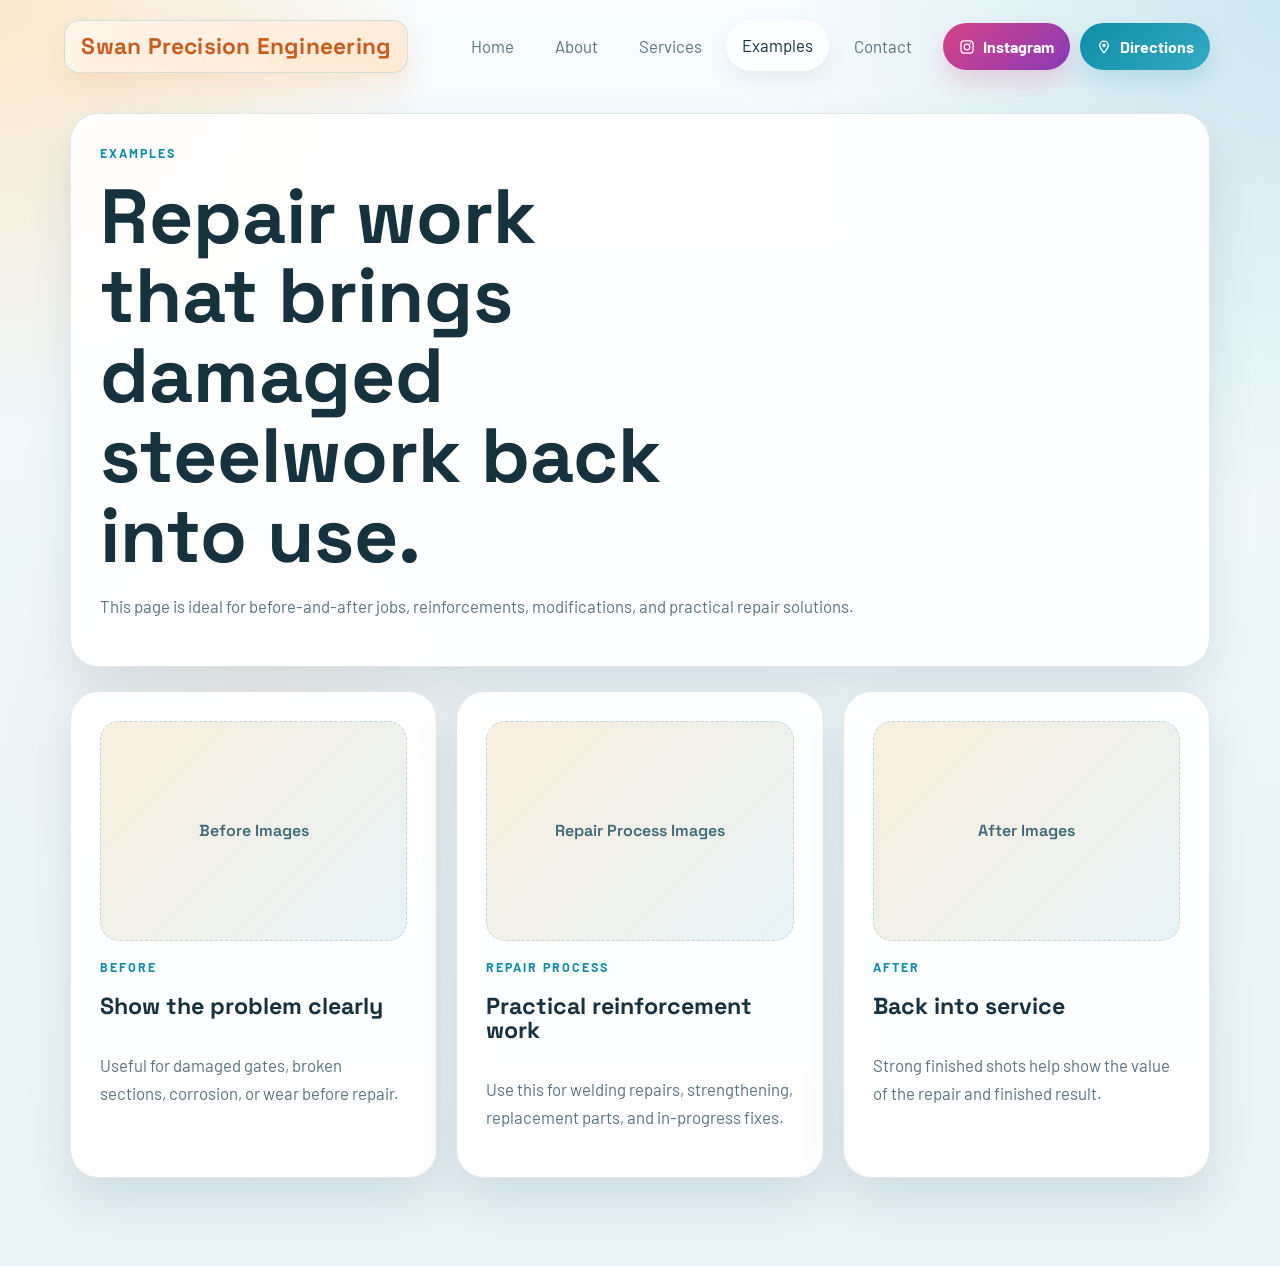
<file: repairs.html>
<!DOCTYPE html>
<html lang="en">
<head>
  <meta charset="UTF-8">
  <meta name="viewport" content="width=device-width, initial-scale=1.0">
  <meta name="description" content="Examples of repair and reinforcement work by Swan Precision Engineering in Skryne, County Meath.">
  <title>Repairs | Swan Precision Engineering</title>
  <link rel="preconnect" href="https://fonts.googleapis.com">
  <link rel="preconnect" href="https://fonts.gstatic.com" crossorigin>
  <link href="https://fonts.googleapis.com/css2?family=Barlow:wght@400;500;600;700;800&family=Space+Grotesk:wght@500;700&display=swap" rel="stylesheet">
  <link rel="stylesheet" href="style.css">
</head>
<body>
  <div class="site-shell">
    <nav class="site-nav">
      <a class="brand" href="index.html"><span class="brand-nameplate">Swan Precision Engineering</span></a>
      <div class="nav-group">
        <ul class="nav-links">
          <li><a href="index.html">Home</a></li>
          <li><a href="about.html">About</a></li>
          <li><a href="services.html">Services</a></li>
          <li class="nav-dropdown">
            <a class="is-active" href="examples.html">Examples</a>
            <div class="dropdown-menu">
              <a href="examples.html">All Examples</a>
              <a href="gates.html">Gates</a>
              <a href="stairs.html">Stairs</a>
              <a href="welding.html">Welding</a>
              <a class="is-active" href="repairs.html">Repairs</a>
              <a href="structural-steel.html">Structural Steel</a>
            </div>
          </li>
          <li><a href="contact.html">Contact</a></li>
        </ul>
        <div class="nav-actions">
          <a class="nav-cta" href="https://www.instagram.com/swanprecisionengineering/" target="_blank" rel="noopener noreferrer"><span class="nav-cta-icon" aria-hidden="true"><svg viewBox="0 0 24 24" focusable="false"><path d="M7.5 2h9A5.5 5.5 0 0 1 22 7.5v9a5.5 5.5 0 0 1-5.5 5.5h-9A5.5 5.5 0 0 1 2 16.5v-9A5.5 5.5 0 0 1 7.5 2zm0 1.8A3.7 3.7 0 0 0 3.8 7.5v9a3.7 3.7 0 0 0 3.7 3.7h9a3.7 3.7 0 0 0 3.7-3.7v-9a3.7 3.7 0 0 0-3.7-3.7zm9.7 1.35a1.15 1.15 0 1 1 0 2.3 1.15 1.15 0 0 1 0-2.3zM12 6.85A5.15 5.15 0 1 1 6.85 12 5.16 5.16 0 0 1 12 6.85zm0 1.8A3.35 3.35 0 1 0 15.35 12 3.36 3.36 0 0 0 12 8.65z"/></svg></span><span>Instagram</span></a>
          <a class="nav-cta nav-cta-directions" href="https://www.google.com/maps/place/Swan+Precision+Engineering/@53.5850872,-6.5526364,545m/data=!3m1!1e3!4m6!3m5!1s0x4867414d14a48135:0x85400c74e564fc74!8m2!3d53.5850877!4d-6.5506958!16s%2Fg%2F11svxmvms1!5m1!1e2?entry=ttu&g_ep=EgoyMDI2MDQxNS4wIKXMDSoASAFQAw%3D%3D" target="_blank" rel="noopener noreferrer"><span class="nav-cta-icon" aria-hidden="true"><svg viewBox="0 0 24 24" focusable="false"><path d="M12 2.25a7.25 7.25 0 0 1 7.25 7.25c0 4.93-5.56 10.72-6.19 11.36a1.5 1.5 0 0 1-2.12 0C10.31 20.22 4.75 14.43 4.75 9.5A7.25 7.25 0 0 1 12 2.25zm0 1.8A5.46 5.46 0 0 0 6.55 9.5c0 3.39 3.67 7.85 5.45 9.74 1.78-1.89 5.45-6.35 5.45-9.74A5.46 5.46 0 0 0 12 4.05zm0 2.7a2.75 2.75 0 1 1-2.75 2.75A2.75 2.75 0 0 1 12 6.75z"/></svg></span><span>Directions</span></a>
        </div>
      </div>
    </nav>
    <main class="inner-page">
      <section class="page-intro">
        <p class="eyebrow">Examples</p>
        <h1>Repair work that brings damaged steelwork back into use.</h1>
        <p>This page is ideal for before-and-after jobs, reinforcements, modifications, and practical repair solutions.</p>
      </section>
      <section class="gallery-grid">
        <article class="gallery-card"><div class="gallery-placeholder">Before Images</div><div class="gallery-copy"><p class="eyebrow">Before</p><h2>Show the problem clearly</h2><p>Useful for damaged gates, broken sections, corrosion, or wear before repair.</p></div></article>
        <article class="gallery-card"><div class="gallery-placeholder">Repair Process Images</div><div class="gallery-copy"><p class="eyebrow">Repair Process</p><h2>Practical reinforcement work</h2><p>Use this for welding repairs, strengthening, replacement parts, and in-progress fixes.</p></div></article>
        <article class="gallery-card"><div class="gallery-placeholder">After Images</div><div class="gallery-copy"><p class="eyebrow">After</p><h2>Back into service</h2><p>Strong finished shots help show the value of the repair and finished result.</p></div></article>
      </section>
    </main>
  </div>
</body>
</html>
</file>
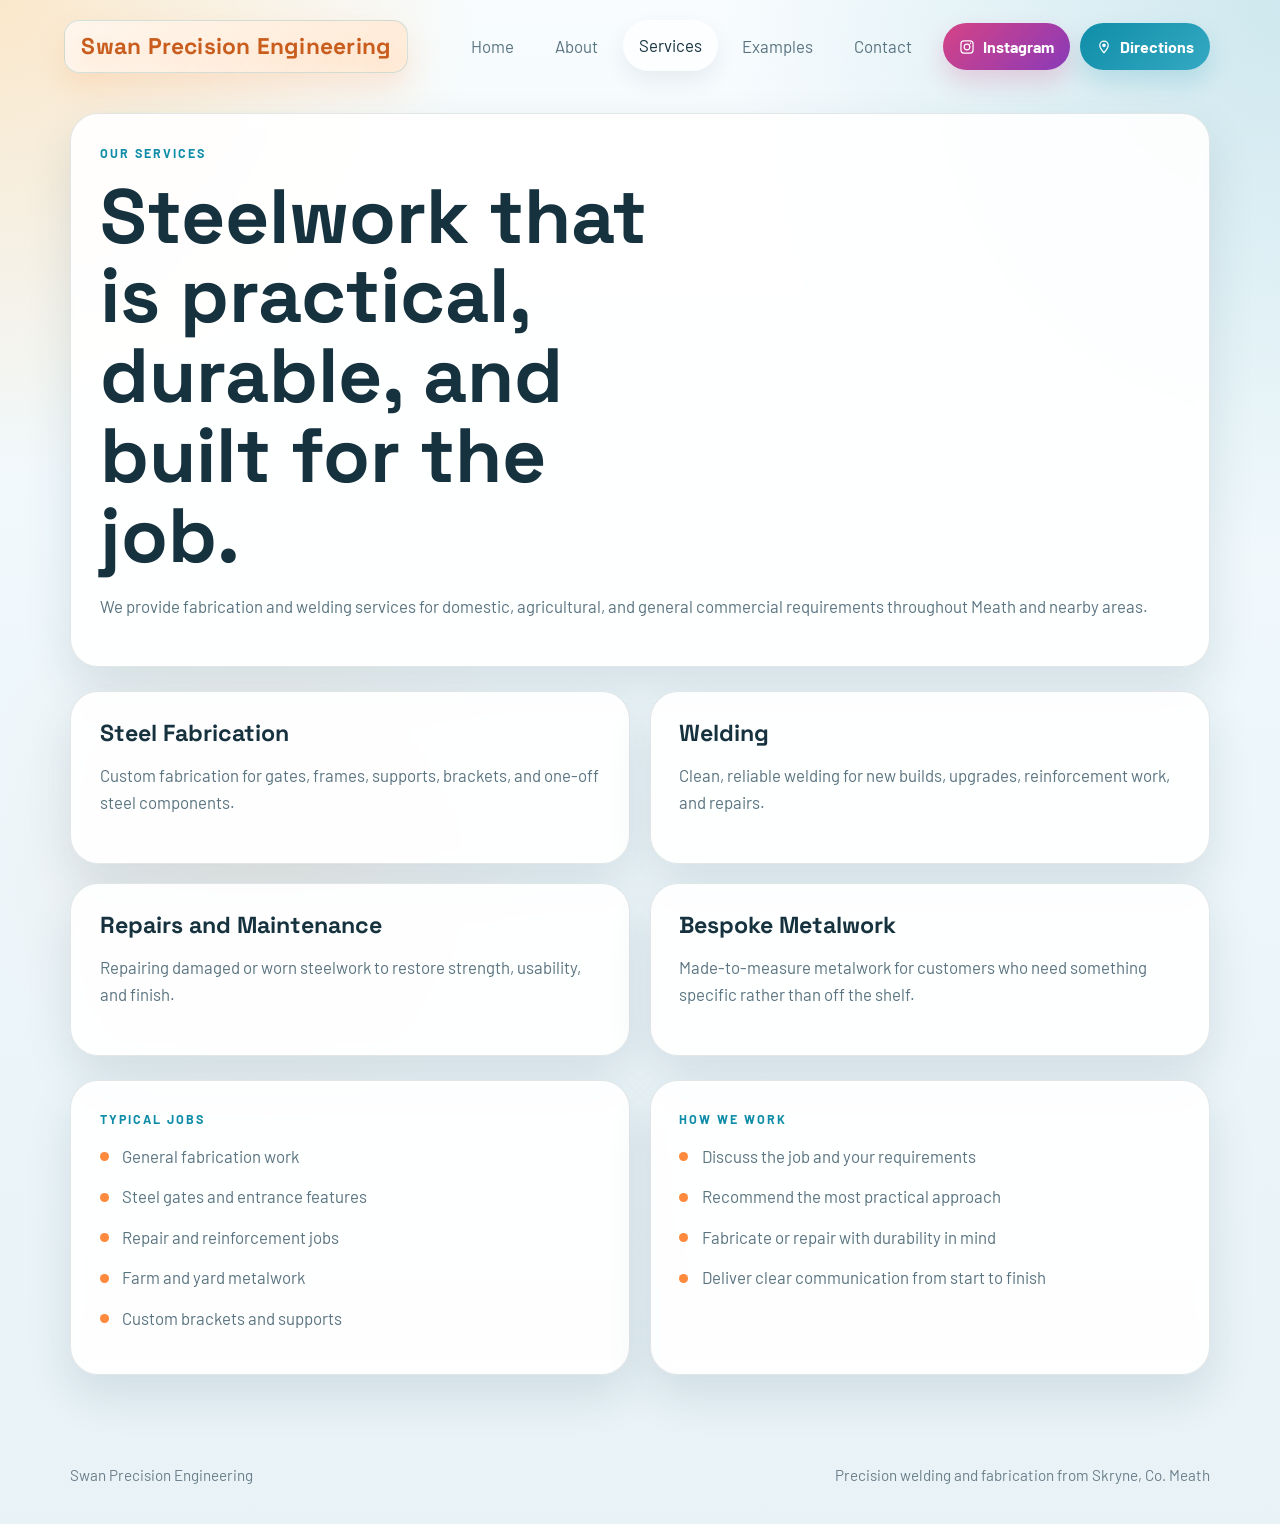
<file: services.html>
<!DOCTYPE html>
<html lang="en">
<head>
  <meta charset="UTF-8">
  <meta name="viewport" content="width=device-width, initial-scale=1.0">
  <meta name="description" content="Explore the steel fabrication, welding, repair, and bespoke metalwork services offered by Swan Precision Engineering in County Meath.">
  <title>Services | Swan Precision Engineering</title>
  <link rel="preconnect" href="https://fonts.googleapis.com">
  <link rel="preconnect" href="https://fonts.gstatic.com" crossorigin>
  <link href="https://fonts.googleapis.com/css2?family=Barlow:wght@400;500;600;700;800&family=Space+Grotesk:wght@500;700&display=swap" rel="stylesheet">
  <link rel="stylesheet" href="style.css">
</head>
<body>
  <div class="site-shell">
    <nav class="site-nav">
      <a class="brand" href="index.html">
        <span class="brand-nameplate">Swan Precision Engineering</span>
      </a>

      <div class="nav-group">
        <ul class="nav-links">
          <li><a href="index.html">Home</a></li>
          <li><a href="about.html">About</a></li>
          <li><a class="is-active" href="services.html">Services</a></li>
          <li class="nav-dropdown">
            <a href="examples.html">Examples</a>
            <div class="dropdown-menu">
              <a href="examples.html">All Examples</a>
              <a href="gates.html">Gates</a>
              <a href="stairs.html">Stairs</a>
              <a href="welding.html">Welding</a>
              <a href="repairs.html">Repairs</a>
              <a href="structural-steel.html">Structural Steel</a>
            </div>
          </li>
          <li><a href="contact.html">Contact</a></li>
        </ul>

        <div class="nav-actions">
          <a class="nav-cta" href="https://www.instagram.com/swanprecisionengineering/" target="_blank" rel="noopener noreferrer"><span class="nav-cta-icon" aria-hidden="true"><svg viewBox="0 0 24 24" focusable="false"><path d="M7.5 2h9A5.5 5.5 0 0 1 22 7.5v9a5.5 5.5 0 0 1-5.5 5.5h-9A5.5 5.5 0 0 1 2 16.5v-9A5.5 5.5 0 0 1 7.5 2zm0 1.8A3.7 3.7 0 0 0 3.8 7.5v9a3.7 3.7 0 0 0 3.7 3.7h9a3.7 3.7 0 0 0 3.7-3.7v-9a3.7 3.7 0 0 0-3.7-3.7zm9.7 1.35a1.15 1.15 0 1 1 0 2.3 1.15 1.15 0 0 1 0-2.3zM12 6.85A5.15 5.15 0 1 1 6.85 12 5.16 5.16 0 0 1 12 6.85zm0 1.8A3.35 3.35 0 1 0 15.35 12 3.36 3.36 0 0 0 12 8.65z"/></svg></span><span>Instagram</span></a>
          <a class="nav-cta nav-cta-directions" href="https://www.google.com/maps/place/Swan+Precision+Engineering/@53.5850872,-6.5526364,545m/data=!3m1!1e3!4m6!3m5!1s0x4867414d14a48135:0x85400c74e564fc74!8m2!3d53.5850877!4d-6.5506958!16s%2Fg%2F11svxmvms1!5m1!1e2?entry=ttu&g_ep=EgoyMDI2MDQxNS4wIKXMDSoASAFQAw%3D%3D" target="_blank" rel="noopener noreferrer"><span class="nav-cta-icon" aria-hidden="true"><svg viewBox="0 0 24 24" focusable="false"><path d="M12 2.25a7.25 7.25 0 0 1 7.25 7.25c0 4.93-5.56 10.72-6.19 11.36a1.5 1.5 0 0 1-2.12 0C10.31 20.22 4.75 14.43 4.75 9.5A7.25 7.25 0 0 1 12 2.25zm0 1.8A5.46 5.46 0 0 0 6.55 9.5c0 3.39 3.67 7.85 5.45 9.74 1.78-1.89 5.45-6.35 5.45-9.74A5.46 5.46 0 0 0 12 4.05zm0 2.7a2.75 2.75 0 1 1-2.75 2.75A2.75 2.75 0 0 1 12 6.75z"/></svg></span><span>Directions</span></a>
        </div>
      </div>
    </nav>

    <main class="inner-page">
      <section class="page-intro">
        <p class="eyebrow">Our Services</p>
        <h1>Steelwork that is practical, durable, and built for the job.</h1>
        <p>
          We provide fabrication and welding services for domestic, agricultural, and general
          commercial requirements throughout Meath and nearby areas.
        </p>
      </section>

      <section class="service-grid">
        <article class="card service-card">
          <h2>Steel Fabrication</h2>
          <p>Custom fabrication for gates, frames, supports, brackets, and one-off steel components.</p>
        </article>

        <article class="card service-card">
          <h2>Welding</h2>
          <p>Clean, reliable welding for new builds, upgrades, reinforcement work, and repairs.</p>
        </article>

        <article class="card service-card">
          <h2>Repairs and Maintenance</h2>
          <p>Repairing damaged or worn steelwork to restore strength, usability, and finish.</p>
        </article>

        <article class="card service-card">
          <h2>Bespoke Metalwork</h2>
          <p>Made-to-measure metalwork for customers who need something specific rather than off the shelf.</p>
        </article>
      </section>

      <section class="split-panel">
        <div class="card">
          <p class="eyebrow">Typical Jobs</p>
          <ul class="check-list">
            <li>General fabrication work</li>
            <li>Steel gates and entrance features</li>
            <li>Repair and reinforcement jobs</li>
            <li>Farm and yard metalwork</li>
            <li>Custom brackets and supports</li>
          </ul>
        </div>

        <div class="card">
          <p class="eyebrow">How We Work</p>
          <ul class="check-list">
            <li>Discuss the job and your requirements</li>
            <li>Recommend the most practical approach</li>
            <li>Fabricate or repair with durability in mind</li>
            <li>Deliver clear communication from start to finish</li>
          </ul>
        </div>
      </section>
    </main>

    <footer class="site-footer">
      <p>Swan Precision Engineering</p>
      <p>Precision welding and fabrication from Skryne, Co. Meath</p>
    </footer>
  </div>
</body>
</html>
</file>
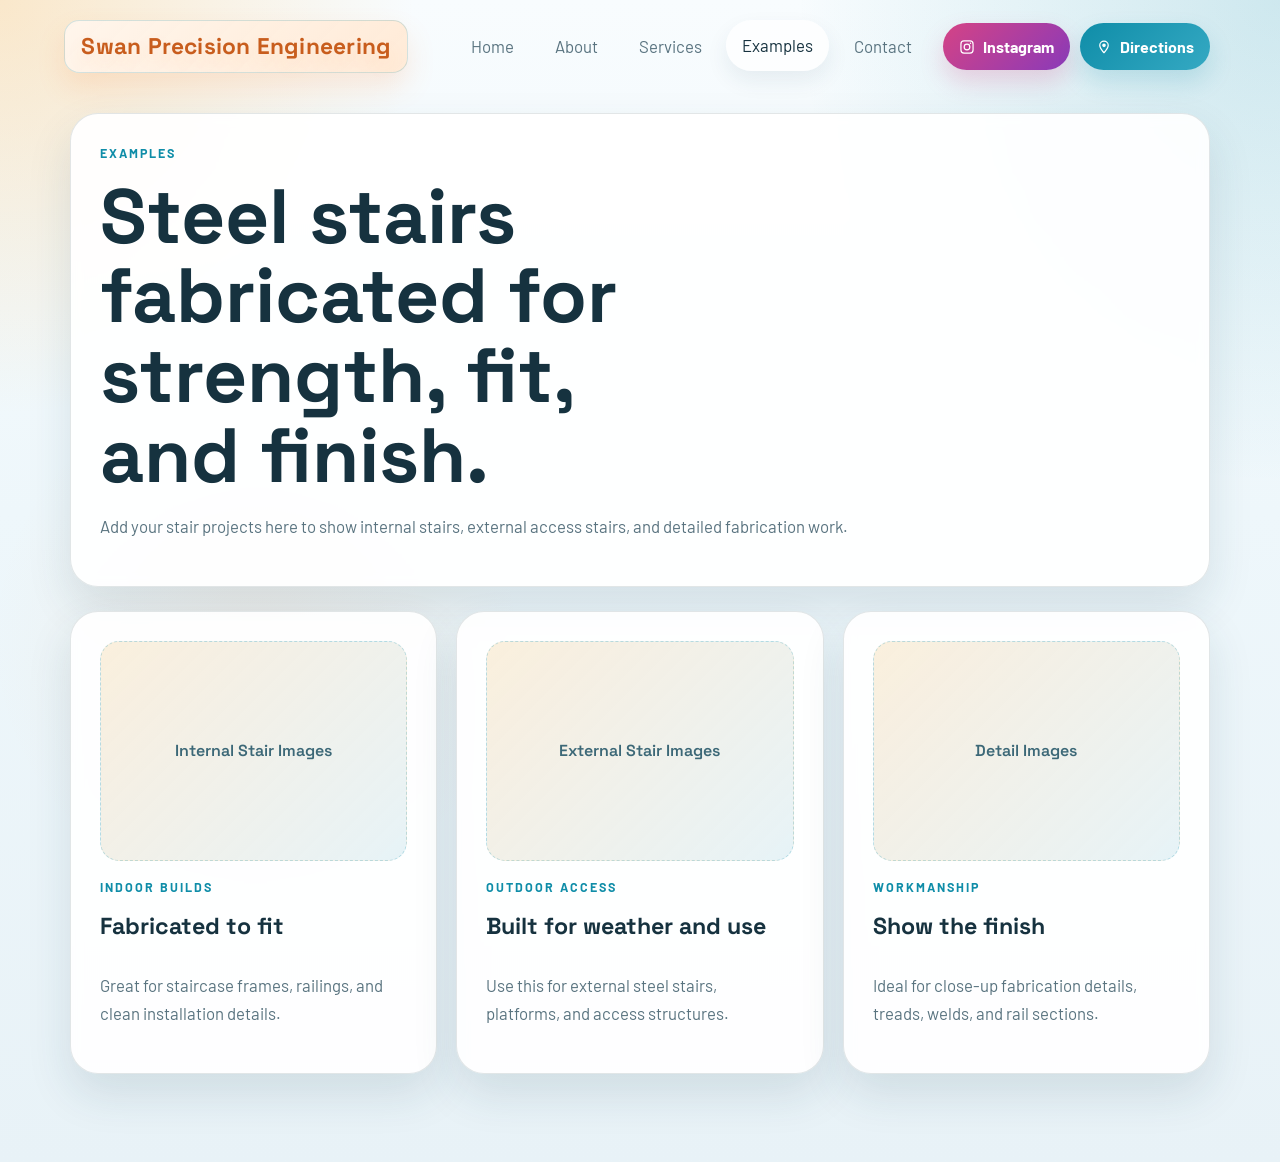
<file: stairs.html>
<!DOCTYPE html>
<html lang="en">
<head>
  <meta charset="UTF-8">
  <meta name="viewport" content="width=device-width, initial-scale=1.0">
  <meta name="description" content="Examples of steel stairs and stair fabrication by Swan Precision Engineering in Skryne, County Meath.">
  <title>Stairs | Swan Precision Engineering</title>
  <link rel="preconnect" href="https://fonts.googleapis.com">
  <link rel="preconnect" href="https://fonts.gstatic.com" crossorigin>
  <link href="https://fonts.googleapis.com/css2?family=Barlow:wght@400;500;600;700;800&family=Space+Grotesk:wght@500;700&display=swap" rel="stylesheet">
  <link rel="stylesheet" href="style.css">
</head>
<body>
  <div class="site-shell">
    <nav class="site-nav">
      <a class="brand" href="index.html"><span class="brand-nameplate">Swan Precision Engineering</span></a>
      <div class="nav-group">
        <ul class="nav-links">
          <li><a href="index.html">Home</a></li>
          <li><a href="about.html">About</a></li>
          <li><a href="services.html">Services</a></li>
          <li class="nav-dropdown">
            <a class="is-active" href="examples.html">Examples</a>
            <div class="dropdown-menu">
              <a href="examples.html">All Examples</a>
              <a href="gates.html">Gates</a>
              <a class="is-active" href="stairs.html">Stairs</a>
              <a href="welding.html">Welding</a>
              <a href="repairs.html">Repairs</a>
              <a href="structural-steel.html">Structural Steel</a>
            </div>
          </li>
          <li><a href="contact.html">Contact</a></li>
        </ul>
        <div class="nav-actions">
          <a class="nav-cta" href="https://www.instagram.com/swanprecisionengineering/" target="_blank" rel="noopener noreferrer"><span class="nav-cta-icon" aria-hidden="true"><svg viewBox="0 0 24 24" focusable="false"><path d="M7.5 2h9A5.5 5.5 0 0 1 22 7.5v9a5.5 5.5 0 0 1-5.5 5.5h-9A5.5 5.5 0 0 1 2 16.5v-9A5.5 5.5 0 0 1 7.5 2zm0 1.8A3.7 3.7 0 0 0 3.8 7.5v9a3.7 3.7 0 0 0 3.7 3.7h9a3.7 3.7 0 0 0 3.7-3.7v-9a3.7 3.7 0 0 0-3.7-3.7zm9.7 1.35a1.15 1.15 0 1 1 0 2.3 1.15 1.15 0 0 1 0-2.3zM12 6.85A5.15 5.15 0 1 1 6.85 12 5.16 5.16 0 0 1 12 6.85zm0 1.8A3.35 3.35 0 1 0 15.35 12 3.36 3.36 0 0 0 12 8.65z"/></svg></span><span>Instagram</span></a>
          <a class="nav-cta nav-cta-directions" href="https://www.google.com/maps/place/Swan+Precision+Engineering/@53.5850872,-6.5526364,545m/data=!3m1!1e3!4m6!3m5!1s0x4867414d14a48135:0x85400c74e564fc74!8m2!3d53.5850877!4d-6.5506958!16s%2Fg%2F11svxmvms1!5m1!1e2?entry=ttu&g_ep=EgoyMDI2MDQxNS4wIKXMDSoASAFQAw%3D%3D" target="_blank" rel="noopener noreferrer"><span class="nav-cta-icon" aria-hidden="true"><svg viewBox="0 0 24 24" focusable="false"><path d="M12 2.25a7.25 7.25 0 0 1 7.25 7.25c0 4.93-5.56 10.72-6.19 11.36a1.5 1.5 0 0 1-2.12 0C10.31 20.22 4.75 14.43 4.75 9.5A7.25 7.25 0 0 1 12 2.25zm0 1.8A5.46 5.46 0 0 0 6.55 9.5c0 3.39 3.67 7.85 5.45 9.74 1.78-1.89 5.45-6.35 5.45-9.74A5.46 5.46 0 0 0 12 4.05zm0 2.7a2.75 2.75 0 1 1-2.75 2.75A2.75 2.75 0 0 1 12 6.75z"/></svg></span><span>Directions</span></a>
        </div>
      </div>
    </nav>
    <main class="inner-page">
      <section class="page-intro">
        <p class="eyebrow">Examples</p>
        <h1>Steel stairs fabricated for strength, fit, and finish.</h1>
        <p>Add your stair projects here to show internal stairs, external access stairs, and detailed fabrication work.</p>
      </section>
      <section class="gallery-grid">
        <article class="gallery-card"><div class="gallery-placeholder">Internal Stair Images</div><div class="gallery-copy"><p class="eyebrow">Indoor Builds</p><h2>Fabricated to fit</h2><p>Great for staircase frames, railings, and clean installation details.</p></div></article>
        <article class="gallery-card"><div class="gallery-placeholder">External Stair Images</div><div class="gallery-copy"><p class="eyebrow">Outdoor Access</p><h2>Built for weather and use</h2><p>Use this for external steel stairs, platforms, and access structures.</p></div></article>
        <article class="gallery-card"><div class="gallery-placeholder">Detail Images</div><div class="gallery-copy"><p class="eyebrow">Workmanship</p><h2>Show the finish</h2><p>Ideal for close-up fabrication details, treads, welds, and rail sections.</p></div></article>
      </section>
    </main>
  </div>
</body>
</html>
</file>
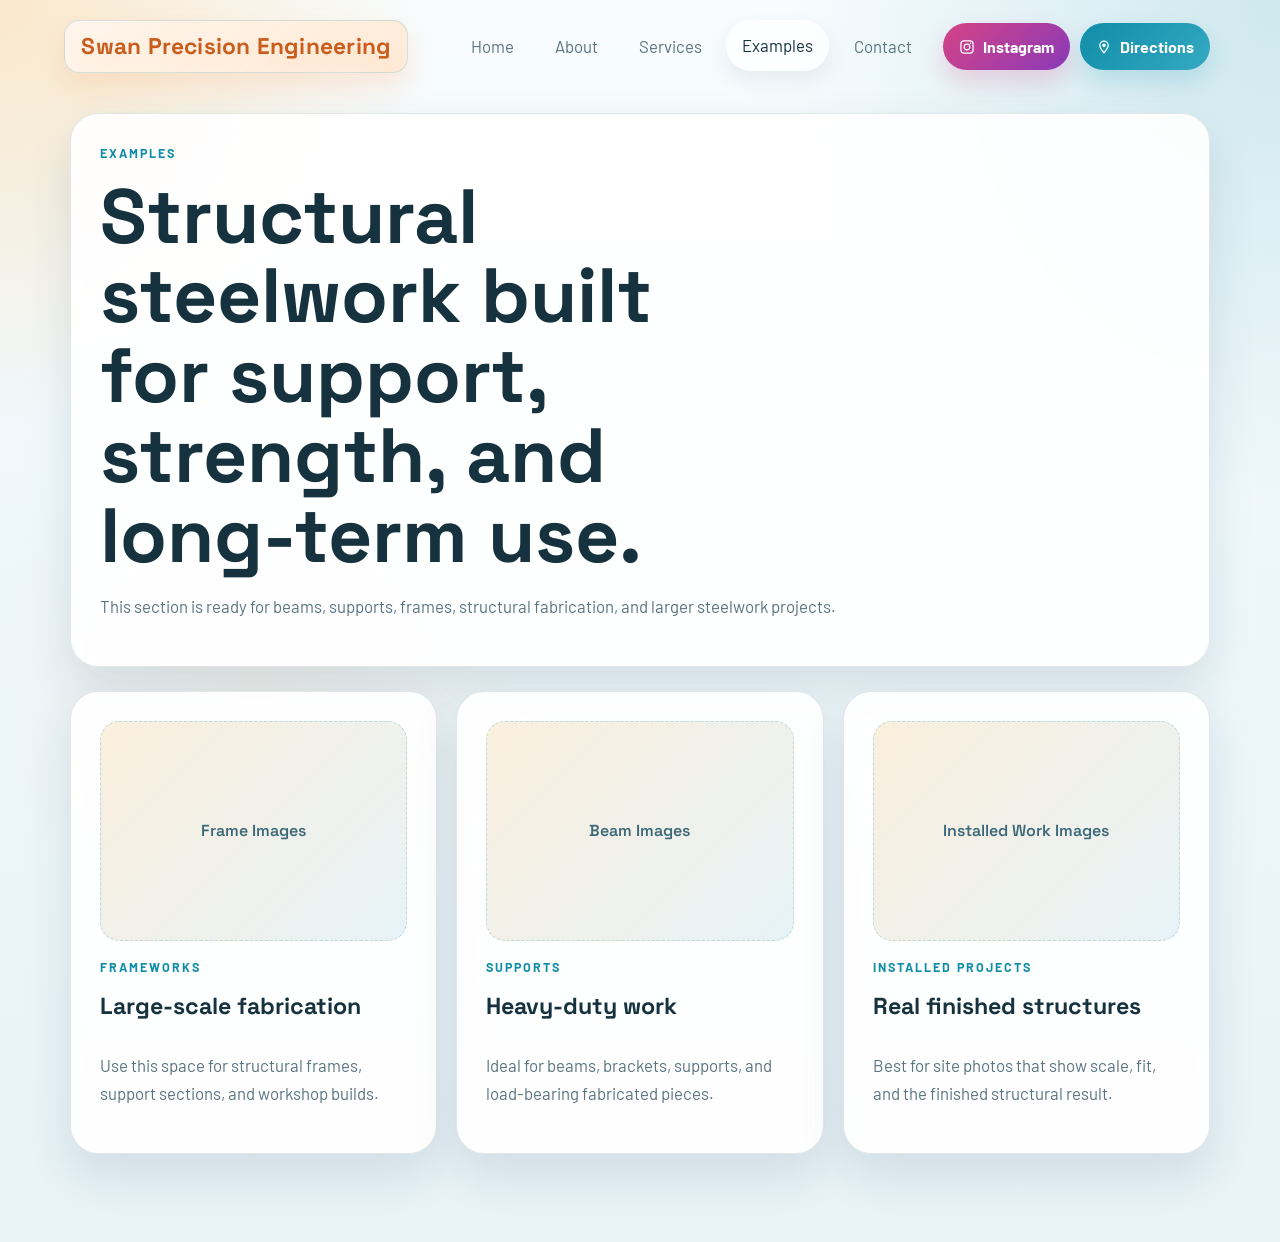
<file: structural-steel.html>
<!DOCTYPE html>
<html lang="en">
<head>
  <meta charset="UTF-8">
  <meta name="viewport" content="width=device-width, initial-scale=1.0">
  <meta name="description" content="Examples of structural steel fabrication by Swan Precision Engineering in Skryne, County Meath.">
  <title>Structural Steel | Swan Precision Engineering</title>
  <link rel="preconnect" href="https://fonts.googleapis.com">
  <link rel="preconnect" href="https://fonts.gstatic.com" crossorigin>
  <link href="https://fonts.googleapis.com/css2?family=Barlow:wght@400;500;600;700;800&family=Space+Grotesk:wght@500;700&display=swap" rel="stylesheet">
  <link rel="stylesheet" href="style.css">
</head>
<body>
  <div class="site-shell">
    <nav class="site-nav">
      <a class="brand" href="index.html"><span class="brand-nameplate">Swan Precision Engineering</span></a>
      <div class="nav-group">
        <ul class="nav-links">
          <li><a href="index.html">Home</a></li>
          <li><a href="about.html">About</a></li>
          <li><a href="services.html">Services</a></li>
          <li class="nav-dropdown">
            <a class="is-active" href="examples.html">Examples</a>
            <div class="dropdown-menu">
              <a href="examples.html">All Examples</a>
              <a href="gates.html">Gates</a>
              <a href="stairs.html">Stairs</a>
              <a href="welding.html">Welding</a>
              <a href="repairs.html">Repairs</a>
              <a class="is-active" href="structural-steel.html">Structural Steel</a>
            </div>
          </li>
          <li><a href="contact.html">Contact</a></li>
        </ul>
        <div class="nav-actions">
          <a class="nav-cta" href="https://www.instagram.com/swanprecisionengineering/" target="_blank" rel="noopener noreferrer"><span class="nav-cta-icon" aria-hidden="true"><svg viewBox="0 0 24 24" focusable="false"><path d="M7.5 2h9A5.5 5.5 0 0 1 22 7.5v9a5.5 5.5 0 0 1-5.5 5.5h-9A5.5 5.5 0 0 1 2 16.5v-9A5.5 5.5 0 0 1 7.5 2zm0 1.8A3.7 3.7 0 0 0 3.8 7.5v9a3.7 3.7 0 0 0 3.7 3.7h9a3.7 3.7 0 0 0 3.7-3.7v-9a3.7 3.7 0 0 0-3.7-3.7zm9.7 1.35a1.15 1.15 0 1 1 0 2.3 1.15 1.15 0 0 1 0-2.3zM12 6.85A5.15 5.15 0 1 1 6.85 12 5.16 5.16 0 0 1 12 6.85zm0 1.8A3.35 3.35 0 1 0 15.35 12 3.36 3.36 0 0 0 12 8.65z"/></svg></span><span>Instagram</span></a>
          <a class="nav-cta nav-cta-directions" href="https://www.google.com/maps/place/Swan+Precision+Engineering/@53.5850872,-6.5526364,545m/data=!3m1!1e3!4m6!3m5!1s0x4867414d14a48135:0x85400c74e564fc74!8m2!3d53.5850877!4d-6.5506958!16s%2Fg%2F11svxmvms1!5m1!1e2?entry=ttu&g_ep=EgoyMDI2MDQxNS4wIKXMDSoASAFQAw%3D%3D" target="_blank" rel="noopener noreferrer"><span class="nav-cta-icon" aria-hidden="true"><svg viewBox="0 0 24 24" focusable="false"><path d="M12 2.25a7.25 7.25 0 0 1 7.25 7.25c0 4.93-5.56 10.72-6.19 11.36a1.5 1.5 0 0 1-2.12 0C10.31 20.22 4.75 14.43 4.75 9.5A7.25 7.25 0 0 1 12 2.25zm0 1.8A5.46 5.46 0 0 0 6.55 9.5c0 3.39 3.67 7.85 5.45 9.74 1.78-1.89 5.45-6.35 5.45-9.74A5.46 5.46 0 0 0 12 4.05zm0 2.7a2.75 2.75 0 1 1-2.75 2.75A2.75 2.75 0 0 1 12 6.75z"/></svg></span><span>Directions</span></a>
        </div>
      </div>
    </nav>
    <main class="inner-page">
      <section class="page-intro">
        <p class="eyebrow">Examples</p>
        <h1>Structural steelwork built for support, strength, and long-term use.</h1>
        <p>This section is ready for beams, supports, frames, structural fabrication, and larger steelwork projects.</p>
      </section>
      <section class="gallery-grid">
        <article class="gallery-card"><div class="gallery-placeholder">Frame Images</div><div class="gallery-copy"><p class="eyebrow">Frameworks</p><h2>Large-scale fabrication</h2><p>Use this space for structural frames, support sections, and workshop builds.</p></div></article>
        <article class="gallery-card"><div class="gallery-placeholder">Beam Images</div><div class="gallery-copy"><p class="eyebrow">Supports</p><h2>Heavy-duty work</h2><p>Ideal for beams, brackets, supports, and load-bearing fabricated pieces.</p></div></article>
        <article class="gallery-card"><div class="gallery-placeholder">Installed Work Images</div><div class="gallery-copy"><p class="eyebrow">Installed Projects</p><h2>Real finished structures</h2><p>Best for site photos that show scale, fit, and the finished structural result.</p></div></article>
      </section>
    </main>
  </div>
</body>
</html>
</file>
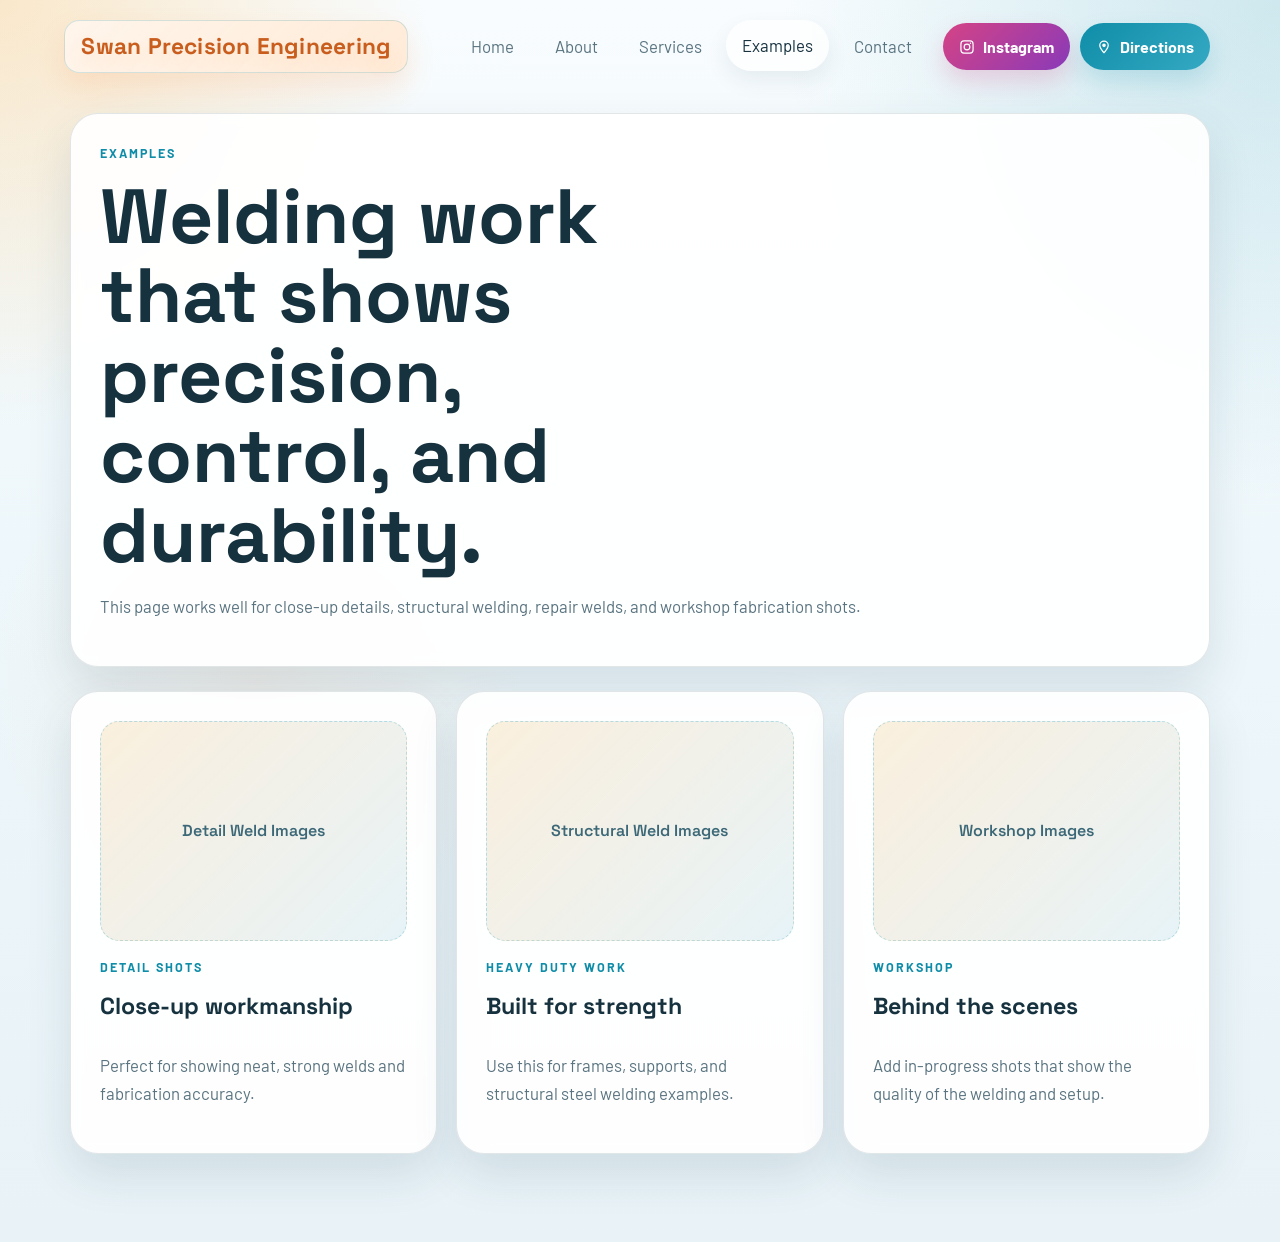
<file: welding.html>
<!DOCTYPE html>
<html lang="en">
<head>
  <meta charset="UTF-8">
  <meta name="viewport" content="width=device-width, initial-scale=1.0">
  <meta name="description" content="Examples of welding work by Swan Precision Engineering in Skryne, County Meath.">
  <title>Welding | Swan Precision Engineering</title>
  <link rel="preconnect" href="https://fonts.googleapis.com">
  <link rel="preconnect" href="https://fonts.gstatic.com" crossorigin>
  <link href="https://fonts.googleapis.com/css2?family=Barlow:wght@400;500;600;700;800&family=Space+Grotesk:wght@500;700&display=swap" rel="stylesheet">
  <link rel="stylesheet" href="style.css">
</head>
<body>
  <div class="site-shell">
    <nav class="site-nav">
      <a class="brand" href="index.html"><span class="brand-nameplate">Swan Precision Engineering</span></a>
      <div class="nav-group">
        <ul class="nav-links">
          <li><a href="index.html">Home</a></li>
          <li><a href="about.html">About</a></li>
          <li><a href="services.html">Services</a></li>
          <li class="nav-dropdown">
            <a class="is-active" href="examples.html">Examples</a>
            <div class="dropdown-menu">
              <a href="examples.html">All Examples</a>
              <a href="gates.html">Gates</a>
              <a href="stairs.html">Stairs</a>
              <a class="is-active" href="welding.html">Welding</a>
              <a href="repairs.html">Repairs</a>
              <a href="structural-steel.html">Structural Steel</a>
            </div>
          </li>
          <li><a href="contact.html">Contact</a></li>
        </ul>
        <div class="nav-actions">
          <a class="nav-cta" href="https://www.instagram.com/swanprecisionengineering/" target="_blank" rel="noopener noreferrer"><span class="nav-cta-icon" aria-hidden="true"><svg viewBox="0 0 24 24" focusable="false"><path d="M7.5 2h9A5.5 5.5 0 0 1 22 7.5v9a5.5 5.5 0 0 1-5.5 5.5h-9A5.5 5.5 0 0 1 2 16.5v-9A5.5 5.5 0 0 1 7.5 2zm0 1.8A3.7 3.7 0 0 0 3.8 7.5v9a3.7 3.7 0 0 0 3.7 3.7h9a3.7 3.7 0 0 0 3.7-3.7v-9a3.7 3.7 0 0 0-3.7-3.7zm9.7 1.35a1.15 1.15 0 1 1 0 2.3 1.15 1.15 0 0 1 0-2.3zM12 6.85A5.15 5.15 0 1 1 6.85 12 5.16 5.16 0 0 1 12 6.85zm0 1.8A3.35 3.35 0 1 0 15.35 12 3.36 3.36 0 0 0 12 8.65z"/></svg></span><span>Instagram</span></a>
          <a class="nav-cta nav-cta-directions" href="https://www.google.com/maps/place/Swan+Precision+Engineering/@53.5850872,-6.5526364,545m/data=!3m1!1e3!4m6!3m5!1s0x4867414d14a48135:0x85400c74e564fc74!8m2!3d53.5850877!4d-6.5506958!16s%2Fg%2F11svxmvms1!5m1!1e2?entry=ttu&g_ep=EgoyMDI2MDQxNS4wIKXMDSoASAFQAw%3D%3D" target="_blank" rel="noopener noreferrer"><span class="nav-cta-icon" aria-hidden="true"><svg viewBox="0 0 24 24" focusable="false"><path d="M12 2.25a7.25 7.25 0 0 1 7.25 7.25c0 4.93-5.56 10.72-6.19 11.36a1.5 1.5 0 0 1-2.12 0C10.31 20.22 4.75 14.43 4.75 9.5A7.25 7.25 0 0 1 12 2.25zm0 1.8A5.46 5.46 0 0 0 6.55 9.5c0 3.39 3.67 7.85 5.45 9.74 1.78-1.89 5.45-6.35 5.45-9.74A5.46 5.46 0 0 0 12 4.05zm0 2.7a2.75 2.75 0 1 1-2.75 2.75A2.75 2.75 0 0 1 12 6.75z"/></svg></span><span>Directions</span></a>
        </div>
      </div>
    </nav>
    <main class="inner-page">
      <section class="page-intro">
        <p class="eyebrow">Examples</p>
        <h1>Welding work that shows precision, control, and durability.</h1>
        <p>This page works well for close-up details, structural welding, repair welds, and workshop fabrication shots.</p>
      </section>
      <section class="gallery-grid">
        <article class="gallery-card"><div class="gallery-placeholder">Detail Weld Images</div><div class="gallery-copy"><p class="eyebrow">Detail Shots</p><h2>Close-up workmanship</h2><p>Perfect for showing neat, strong welds and fabrication accuracy.</p></div></article>
        <article class="gallery-card"><div class="gallery-placeholder">Structural Weld Images</div><div class="gallery-copy"><p class="eyebrow">Heavy Duty Work</p><h2>Built for strength</h2><p>Use this for frames, supports, and structural steel welding examples.</p></div></article>
        <article class="gallery-card"><div class="gallery-placeholder">Workshop Images</div><div class="gallery-copy"><p class="eyebrow">Workshop</p><h2>Behind the scenes</h2><p>Add in-progress shots that show the quality of the welding and setup.</p></div></article>
      </section>
    </main>
  </div>
</body>
</html>
</file>
<file: style.css>
:root {
  --sky: #f2f8fb;
  --mist: #e4f1f7;
  --panel: rgba(255, 255, 255, 0.92);
  --panel-strong: #ffffff;
  --text: #16323f;
  --muted: #5a7480;
  --line: rgba(22, 50, 63, 0.12);
  --accent: #ff8a3d;
  --accent-strong: #ffb347;
  --accent-cool: #0f8da8;
  --shadow: 0 20px 45px rgba(23, 62, 83, 0.12);
}

* {
  box-sizing: border-box;
}

html {
  scroll-behavior: smooth;
}

body {
  margin: 0;
  font-family: "Barlow", sans-serif;
  color: var(--text);
  background:
    radial-gradient(circle at top left, rgba(255, 179, 71, 0.28), transparent 24%),
    radial-gradient(circle at top right, rgba(15, 141, 168, 0.18), transparent 28%),
    radial-gradient(circle at 20% 55%, rgba(255, 138, 61, 0.08), transparent 22%),
    linear-gradient(180deg, #f8fcfe 0%, #eef7fb 44%, #e8f2f7 100%);
}

a {
  color: inherit;
}

.site-shell {
  min-height: 100vh;
}

.site-nav,
main,
.site-footer {
  width: min(1140px, calc(100% - 2rem));
  margin: 0 auto;
}

.site-nav {
  display: flex;
  justify-content: space-between;
  align-items: center;
  gap: 1.5rem;
  padding: 1.25rem 0;
}

.nav-group {
  display: flex;
  align-items: center;
  justify-content: flex-end;
  gap: 0.9rem;
  flex-wrap: wrap;
}

.brand {
  display: inline-flex;
  align-items: center;
  text-decoration: none;
  margin-left: -0.35rem;
}

.brand-nameplate {
  display: inline-flex;
  align-items: center;
  min-height: 3.15rem;
  padding: 0.7rem 1rem;
  border: 1px solid rgba(15, 141, 168, 0.18);
  border-radius: 0.95rem;
  background: linear-gradient(135deg, rgba(255, 245, 236, 0.98), rgba(255, 233, 212, 0.92));
  box-shadow: 0 14px 28px rgba(255, 138, 61, 0.16);
  font-family: "Space Grotesk", sans-serif;
  font-size: clamp(1.05rem, 1.9vw, 1.42rem);
  font-weight: 700;
  letter-spacing: 0.01em;
  color: #c85d1d;
  position: relative;
  text-shadow: 0 8px 18px rgba(255, 138, 61, 0.12);
}

.brand-nameplate::before {
  content: none;
}

.nav-links {
  display: flex;
  flex-wrap: wrap;
  gap: 0.55rem;
  margin: 0;
  padding: 0;
  list-style: none;
}

.nav-links a {
  display: inline-block;
  padding: 0.72rem 1rem;
  border-radius: 999px;
  text-decoration: none;
  color: var(--muted);
  transition: background-color 0.2s ease, color 0.2s ease, transform 0.2s ease, box-shadow 0.2s ease;
}

.nav-links a:hover,
.nav-links a:focus-visible,
.nav-links .is-active {
  color: var(--text);
  background: rgba(255, 255, 255, 0.78);
  box-shadow: 0 10px 22px rgba(23, 62, 83, 0.08);
  transform: translateY(-1px);
}

.nav-dropdown {
  position: relative;
  padding-bottom: 0.45rem;
  margin-bottom: -0.45rem;
}

.dropdown-menu {
  position: absolute;
  top: 100%;
  left: 0;
  display: grid;
  min-width: 220px;
  padding: 0.9rem 0.55rem 0.55rem;
  border: 1px solid rgba(15, 141, 168, 0.14);
  border-radius: 1rem;
  background: rgba(255, 255, 255, 0.97);
  box-shadow: 0 18px 36px rgba(23, 62, 83, 0.14);
  opacity: 0;
  pointer-events: none;
  transform: translateY(8px);
  transition: opacity 0.18s ease, transform 0.18s ease;
  z-index: 40;
}

.nav-dropdown:hover .dropdown-menu,
.nav-dropdown:focus-within .dropdown-menu {
  opacity: 1;
  pointer-events: auto;
  transform: translateY(0);
}

.dropdown-menu a {
  display: block;
  padding: 0.7rem 0.85rem;
  border-radius: 0.8rem;
  color: var(--text);
  text-decoration: none;
}

.dropdown-menu a:hover,
.dropdown-menu a:focus-visible,
.dropdown-menu a.is-active {
  background: linear-gradient(135deg, rgba(255, 179, 71, 0.18), rgba(15, 141, 168, 0.1));
}

.nav-actions {
  display: flex;
  flex-wrap: wrap;
  gap: 0.65rem;
}

.nav-cta {
  display: inline-flex;
  align-items: center;
  justify-content: center;
  gap: 0.5rem;
  min-height: 2.9rem;
  padding: 0.7rem 1rem;
  border-radius: 999px;
  text-decoration: none;
  font-weight: 700;
  color: #fff;
  background: linear-gradient(135deg, #d54385, #8a3ab9);
  box-shadow: 0 12px 24px rgba(213, 67, 133, 0.22);
}

.nav-cta-icon {
  display: inline-flex;
  align-items: center;
  justify-content: center;
  width: 1rem;
  height: 1rem;
  flex: 0 0 1rem;
}

.nav-cta-icon svg {
  width: 100%;
  height: 100%;
  fill: currentColor;
}

.nav-cta-directions {
  background: linear-gradient(135deg, var(--accent-cool), #35a9c3);
  box-shadow: 0 12px 24px rgba(15, 141, 168, 0.18);
}

main {
  padding-bottom: 4rem;
}

.hero,
.section-grid,
.highlight-band,
.quote-strip,
.workshop-grid,
.local-strip,
.cta-strip,
.category-grid,
.page-intro,
.split-panel,
.story-block,
.service-grid,
.contact-layout,
.gallery-grid {
  margin-bottom: 1.5rem;
}

.hero {
  display: grid;
  grid-template-columns: 1.4fr 0.95fr;
  gap: 1.5rem;
  padding: 2rem 0 1rem;
  align-items: stretch;
}

.hero-copy,
.hero-panel,
.card,
.quote-strip,
.story-block,
.highlight-band,
.cta-strip,
.page-intro,
.gallery-card {
  border: 1px solid var(--line);
  background: var(--panel);
  box-shadow: var(--shadow);
  border-radius: 1.75rem;
  backdrop-filter: blur(6px);
}

.hero-copy {
  padding: 3.5rem;
  position: relative;
  overflow: hidden;
  background:
    linear-gradient(135deg, rgba(255, 255, 255, 0.96), rgba(228, 241, 247, 0.9));
}

.hero-copy::after {
  content: "";
  position: absolute;
  inset: auto -3rem -4rem auto;
  width: 14rem;
  height: 14rem;
  border-radius: 50%;
  background: radial-gradient(circle, rgba(255, 179, 71, 0.34), transparent 70%);
}

.eyebrow {
  margin: 0 0 0.8rem;
  color: var(--accent-cool);
  text-transform: uppercase;
  letter-spacing: 0.16em;
  font-size: 0.78rem;
  font-weight: 700;
}

h1,
h2,
h3 {
  margin: 0 0 0.8rem;
  font-family: "Space Grotesk", sans-serif;
  line-height: 1.04;
}

h1 {
  font-size: clamp(2.5rem, 6vw, 5.1rem);
  max-width: 12ch;
}

h2 {
  font-size: clamp(1.7rem, 4vw, 2.7rem);
}

h3 {
  font-size: 1.25rem;
}

p,
li {
  color: var(--muted);
  font-size: 1.05rem;
  line-height: 1.65;
}

.hero-text {
  max-width: 36rem;
  margin-bottom: 1.6rem;
  font-size: 1.14rem;
}

.hero-actions {
  display: flex;
  flex-wrap: wrap;
  gap: 0.9rem;
}

.stat-row {
  display: flex;
  flex-wrap: wrap;
  gap: 0.8rem;
  margin-top: 1.35rem;
}

.stat-chip {
  display: grid;
  gap: 0.2rem;
  min-width: 150px;
  padding: 0.8rem 0.95rem;
  border: 1px solid rgba(15, 141, 168, 0.12);
  border-radius: 1rem;
  background: rgba(255, 255, 255, 0.55);
}

.stat-chip strong {
  font-family: "Space Grotesk", sans-serif;
  font-size: 0.95rem;
  color: var(--text);
}

.stat-chip span {
  color: var(--muted);
  font-size: 0.88rem;
}

.btn {
  display: inline-flex;
  align-items: center;
  justify-content: center;
  min-height: 3.25rem;
  padding: 0.85rem 1.25rem;
  border-radius: 999px;
  text-decoration: none;
  font-weight: 700;
  transition: transform 0.2s ease, box-shadow 0.2s ease, background-color 0.2s ease;
}

.btn:hover,
.btn:focus-visible {
  transform: translateY(-2px);
}

.btn-primary {
  background: linear-gradient(135deg, var(--accent), var(--accent-strong));
  color: #fff;
  box-shadow: 0 18px 30px rgba(255, 138, 61, 0.2);
}

.btn-secondary {
  border: 1px solid rgba(15, 141, 168, 0.16);
  background: rgba(255, 255, 255, 0.88);
  color: var(--text);
}

.hero-panel {
  display: grid;
  padding: 1.2rem;
  background:
    linear-gradient(180deg, rgba(255, 255, 255, 0.86), rgba(228, 241, 247, 0.9)),
    linear-gradient(160deg, #ffffff, #e8f2f7);
  position: relative;
  overflow: hidden;
}

.hero-panel::after {
  content: "";
  position: absolute;
  inset: auto -3rem -3rem auto;
  width: 9rem;
  height: 9rem;
  background: repeating-linear-gradient(
    135deg,
    rgba(255, 138, 61, 0.12) 0,
    rgba(255, 138, 61, 0.12) 10px,
    rgba(15, 141, 168, 0.04) 10px,
    rgba(15, 141, 168, 0.04) 20px
  );
  border-radius: 1.2rem;
  transform: rotate(8deg);
}

.panel-card {
  display: flex;
  flex-direction: column;
  justify-content: end;
  min-height: 100%;
  padding: 1.6rem;
  border-radius: 1.2rem;
  background:
    linear-gradient(160deg, rgba(15, 141, 168, 0.09), rgba(255, 179, 71, 0.16)),
    linear-gradient(180deg, rgba(255, 255, 255, 0.9), rgba(255, 255, 255, 0.72));
}

.panel-kicker {
  margin: 0 0 0.6rem;
  color: var(--accent-cool);
  text-transform: uppercase;
  letter-spacing: 0.14em;
  font-size: 0.76rem;
  font-weight: 700;
}

.panel-label {
  color: var(--text);
  font-weight: 700;
  margin-bottom: 1rem;
}

.check-list {
  margin: 0;
  padding: 0;
  list-style: none;
}

.check-list li {
  position: relative;
  padding-left: 1.4rem;
  margin-bottom: 0.8rem;
}

.check-list li::before {
  content: "";
  position: absolute;
  left: 0;
  top: 0.6rem;
  width: 0.55rem;
  height: 0.55rem;
  border-radius: 50%;
  background: var(--accent);
}

.section-grid {
  display: grid;
  grid-template-columns: 0.85fr 1.15fr;
  gap: 1.5rem;
  align-items: start;
}

.feature-grid,
.service-grid,
.contact-layout,
.service-snapshot,
.split-panel,
.gallery-grid {
  display: grid;
  gap: 1.2rem;
}

.feature-grid {
  grid-template-columns: repeat(3, minmax(0, 1fr));
}

.feature-card:nth-child(1) {
  transform: translateY(8px);
}

.feature-card:nth-child(2) {
  background: linear-gradient(180deg, rgba(255, 250, 245, 0.98), rgba(255, 241, 230, 0.95));
}

.feature-card:nth-child(3) {
  transform: translateY(-6px);
}

.service-grid {
  grid-template-columns: repeat(2, minmax(0, 1fr));
}

.service-snapshot {
  grid-template-columns: repeat(3, minmax(0, 1fr));
  margin-top: 1.5rem;
}

.contact-layout {
  grid-template-columns: repeat(3, minmax(0, 1fr));
}

.split-panel {
  grid-template-columns: repeat(2, minmax(0, 1fr));
}

.gallery-grid {
  grid-template-columns: repeat(3, minmax(0, 1fr));
}

.category-grid {
  display: grid;
  grid-template-columns: repeat(3, minmax(0, 1fr));
  gap: 1rem;
}

.card,
.page-intro,
.story-block,
.highlight-band,
.cta-strip,
.gallery-card {
  padding: 1.8rem;
}

.service-card h2,
.contact-card h2,
.gallery-copy h2 {
  font-size: 1.45rem;
}

.highlight-band,
.cta-strip {
  background:
    linear-gradient(140deg, rgba(255, 179, 71, 0.16), rgba(15, 141, 168, 0.08)),
    var(--panel-strong);
}

.quote-strip {
  padding: 2rem 2.1rem;
  background:
    linear-gradient(135deg, rgba(15, 141, 168, 0.1), rgba(255, 179, 71, 0.16)),
    rgba(255, 255, 255, 0.92);
}

.quote-strip blockquote {
  margin: 0 0 0.9rem;
  font-family: "Space Grotesk", sans-serif;
  font-size: clamp(1.45rem, 3vw, 2.35rem);
  line-height: 1.15;
  color: var(--text);
}

.workshop-grid {
  display: grid;
  grid-template-columns: 1.05fr 0.95fr;
  gap: 1.5rem;
}

.workshop-card,
.process-card,
.local-strip {
  border: 1px solid var(--line);
  border-radius: 1.75rem;
  box-shadow: var(--shadow);
}

.workshop-card {
  padding: 2rem;
  background:
    linear-gradient(135deg, rgba(255, 248, 240, 0.98), rgba(255, 236, 217, 0.92));
}

.process-card {
  padding: 2rem;
  background:
    linear-gradient(135deg, rgba(239, 249, 252, 0.98), rgba(225, 241, 247, 0.92));
}

.process-list {
  display: grid;
  gap: 1rem;
  margin-top: 1rem;
}

.process-list div {
  display: grid;
  gap: 0.25rem;
  padding: 0.95rem 1rem;
  border-radius: 1rem;
  background: rgba(255, 255, 255, 0.68);
  border: 1px solid rgba(15, 141, 168, 0.1);
}

.process-list strong {
  font-family: "Space Grotesk", sans-serif;
  color: var(--text);
}

.process-list span {
  color: var(--muted);
}

.local-strip {
  display: grid;
  grid-template-columns: 1fr auto;
  gap: 1.2rem;
  align-items: center;
  padding: 1.8rem 2rem;
  background:
    linear-gradient(135deg, rgba(255, 255, 255, 0.95), rgba(241, 249, 252, 0.92));
}

.local-points {
  display: flex;
  flex-wrap: wrap;
  justify-content: flex-end;
  gap: 0.7rem;
}

.local-points span {
  display: inline-flex;
  align-items: center;
  min-height: 2.5rem;
  padding: 0.55rem 0.9rem;
  border-radius: 999px;
  background: rgba(255, 255, 255, 0.78);
  border: 1px solid rgba(15, 141, 168, 0.12);
  color: var(--text);
  font-weight: 600;
}

.text-link {
  display: inline-flex;
  margin-top: 1rem;
  font-weight: 700;
  color: var(--accent-cool);
  text-decoration: none;
}

.cta-strip {
  display: flex;
  justify-content: space-between;
  align-items: center;
  gap: 1rem;
}

.cta-actions {
  display: flex;
  flex-wrap: wrap;
  gap: 0.85rem;
}

.inner-page {
  padding-top: 1.25rem;
}

.gallery-card {
  display: flex;
  flex-direction: column;
  gap: 1rem;
}

.category-link {
  display: grid;
  gap: 0.3rem;
  padding: 1.4rem;
  border: 1px solid rgba(15, 141, 168, 0.12);
  border-radius: 1.2rem;
  background: rgba(255, 255, 255, 0.9);
  box-shadow: 0 14px 26px rgba(23, 62, 83, 0.08);
  text-decoration: none;
  transition: transform 0.18s ease, box-shadow 0.18s ease, border-color 0.18s ease;
}

.category-link:hover,
.category-link:focus-visible {
  transform: translateY(-3px);
  border-color: rgba(255, 138, 61, 0.24);
  box-shadow: 0 18px 32px rgba(255, 138, 61, 0.12);
}

.category-link strong {
  font-family: "Space Grotesk", sans-serif;
  font-size: 1.2rem;
  color: var(--text);
}

.category-link span:last-child {
  color: var(--muted);
}

.category-label {
  color: var(--accent-cool);
  text-transform: uppercase;
  letter-spacing: 0.12em;
  font-size: 0.72rem;
  font-weight: 700;
}

.gallery-placeholder {
  display: grid;
  place-items: center;
  min-height: 220px;
  border: 1px dashed rgba(15, 141, 168, 0.24);
  border-radius: 1.2rem;
  background:
    linear-gradient(135deg, rgba(255, 179, 71, 0.18), rgba(15, 141, 168, 0.08)),
    #f9fcfe;
  color: #3c6877;
  font-family: "Space Grotesk", sans-serif;
  font-weight: 600;
}

.gallery-copy {
  display: grid;
  gap: 0.25rem;
}

.contact-button {
  margin-top: 0.8rem;
}

.site-footer {
  display: flex;
  justify-content: space-between;
  gap: 1rem;
  padding: 0 0 2.25rem;
}

.site-footer p {
  margin: 0;
  color: #6b7f8a;
  font-size: 0.95rem;
}

@media (max-width: 900px) {
  .hero,
  .section-grid,
  .workshop-grid,
  .feature-grid,
  .service-grid,
  .service-snapshot,
  .contact-layout,
  .category-grid,
  .split-panel,
  .gallery-grid {
    grid-template-columns: 1fr;
  }

  .feature-card:nth-child(1),
  .feature-card:nth-child(3) {
    transform: none;
  }

  .cta-strip,
  .local-strip,
  .site-footer {
    flex-direction: column;
  }

  .hero-copy {
    padding: 2.4rem 1.5rem;
  }

  .site-nav {
    flex-direction: column;
    align-items: flex-start;
  }

  .nav-group,
  .nav-links {
    width: 100%;
  }

  .nav-actions {
    width: 100%;
  }

  .nav-dropdown {
    width: 100%;
    padding-bottom: 0;
    margin-bottom: 0;
  }

  .dropdown-menu {
    position: static;
    min-width: 100%;
    margin-top: 0.45rem;
    opacity: 1;
    pointer-events: auto;
    transform: none;
    display: none;
  }

  .nav-dropdown:hover .dropdown-menu,
  .nav-dropdown:focus-within .dropdown-menu {
    display: grid;
  }

  .local-strip {
    grid-template-columns: 1fr;
  }

  .local-points {
    justify-content: flex-start;
  }

  .nav-links a {
    width: 100%;
    text-align: center;
  }

  .nav-cta {
    flex: 1 1 180px;
  }
}

@media (max-width: 640px) {
  .site-nav,
  main,
  .site-footer {
    width: min(1140px, calc(100% - 1.1rem));
  }

  .card,
  .page-intro,
  .story-block,
  .highlight-band,
  .cta-strip,
  .gallery-card {
    padding: 1.35rem;
  }

  p,
  li {
    font-size: 1rem;
  }
}
</file>
